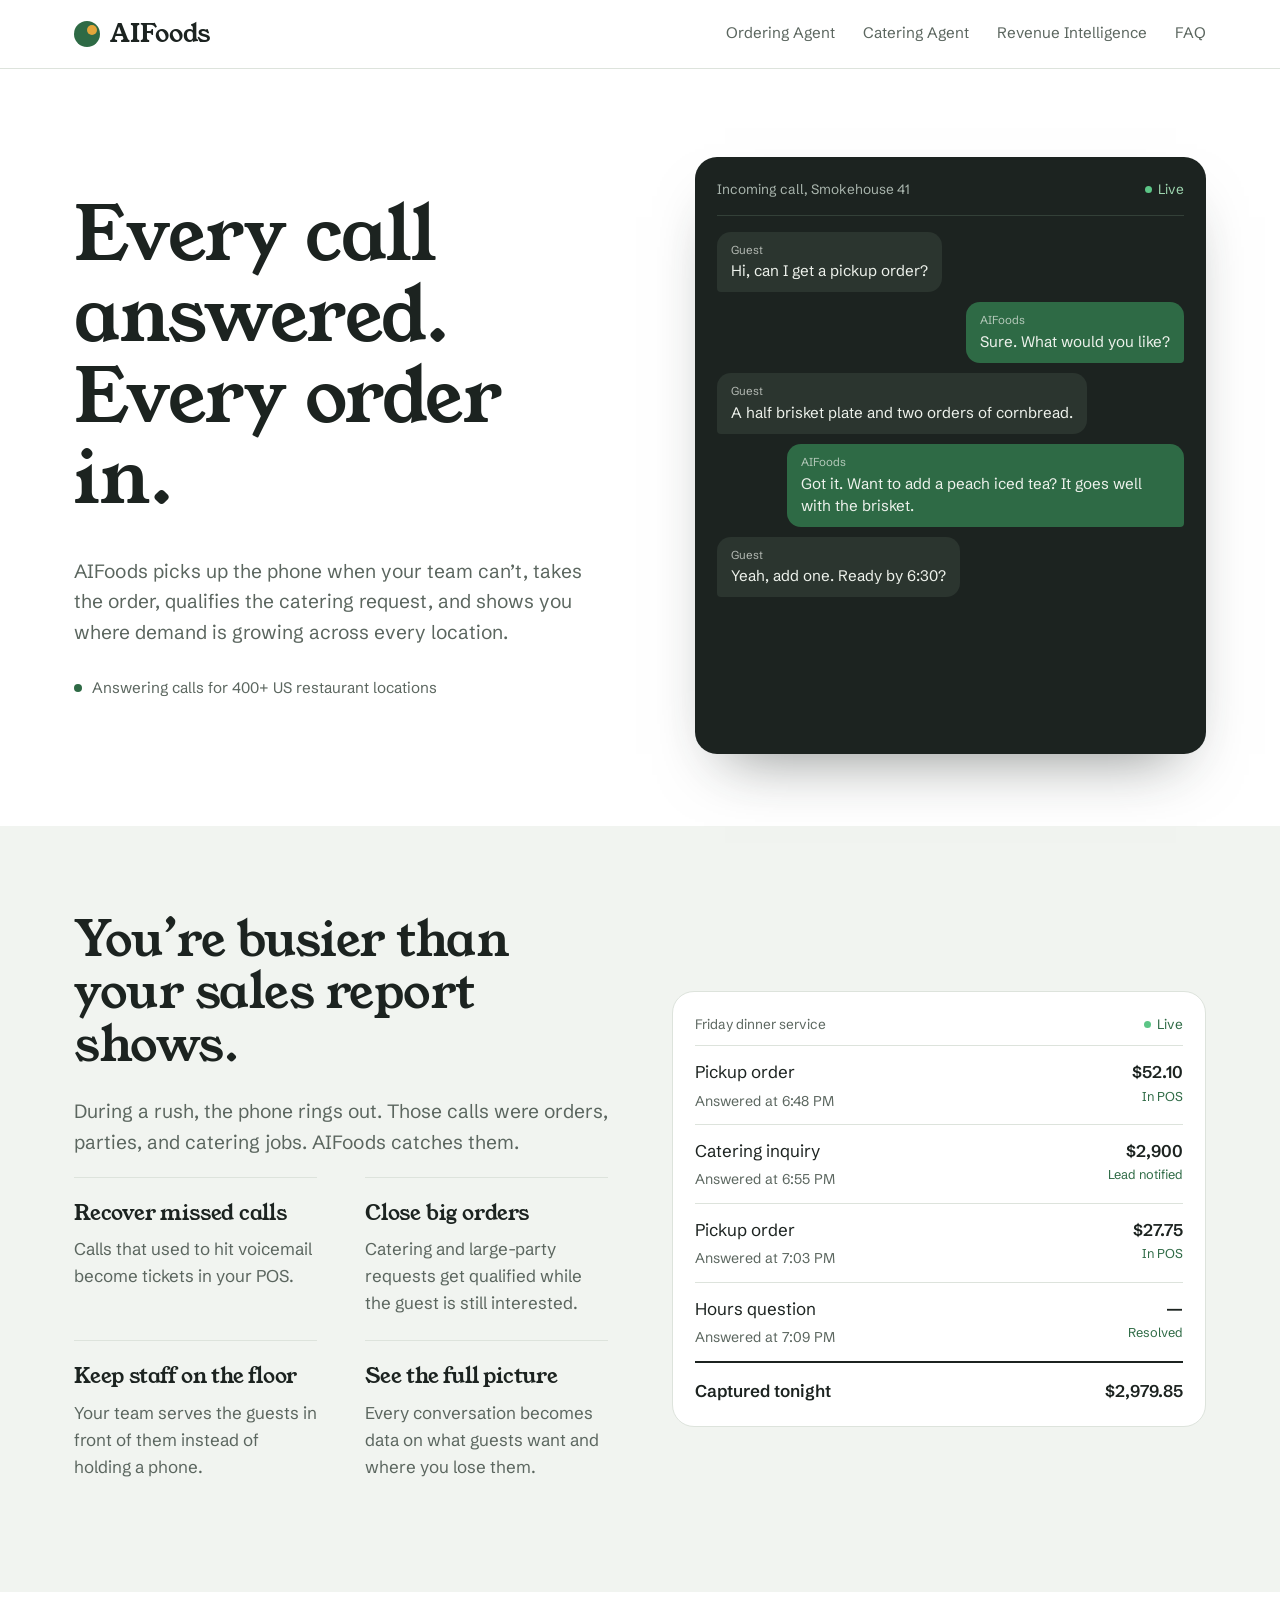
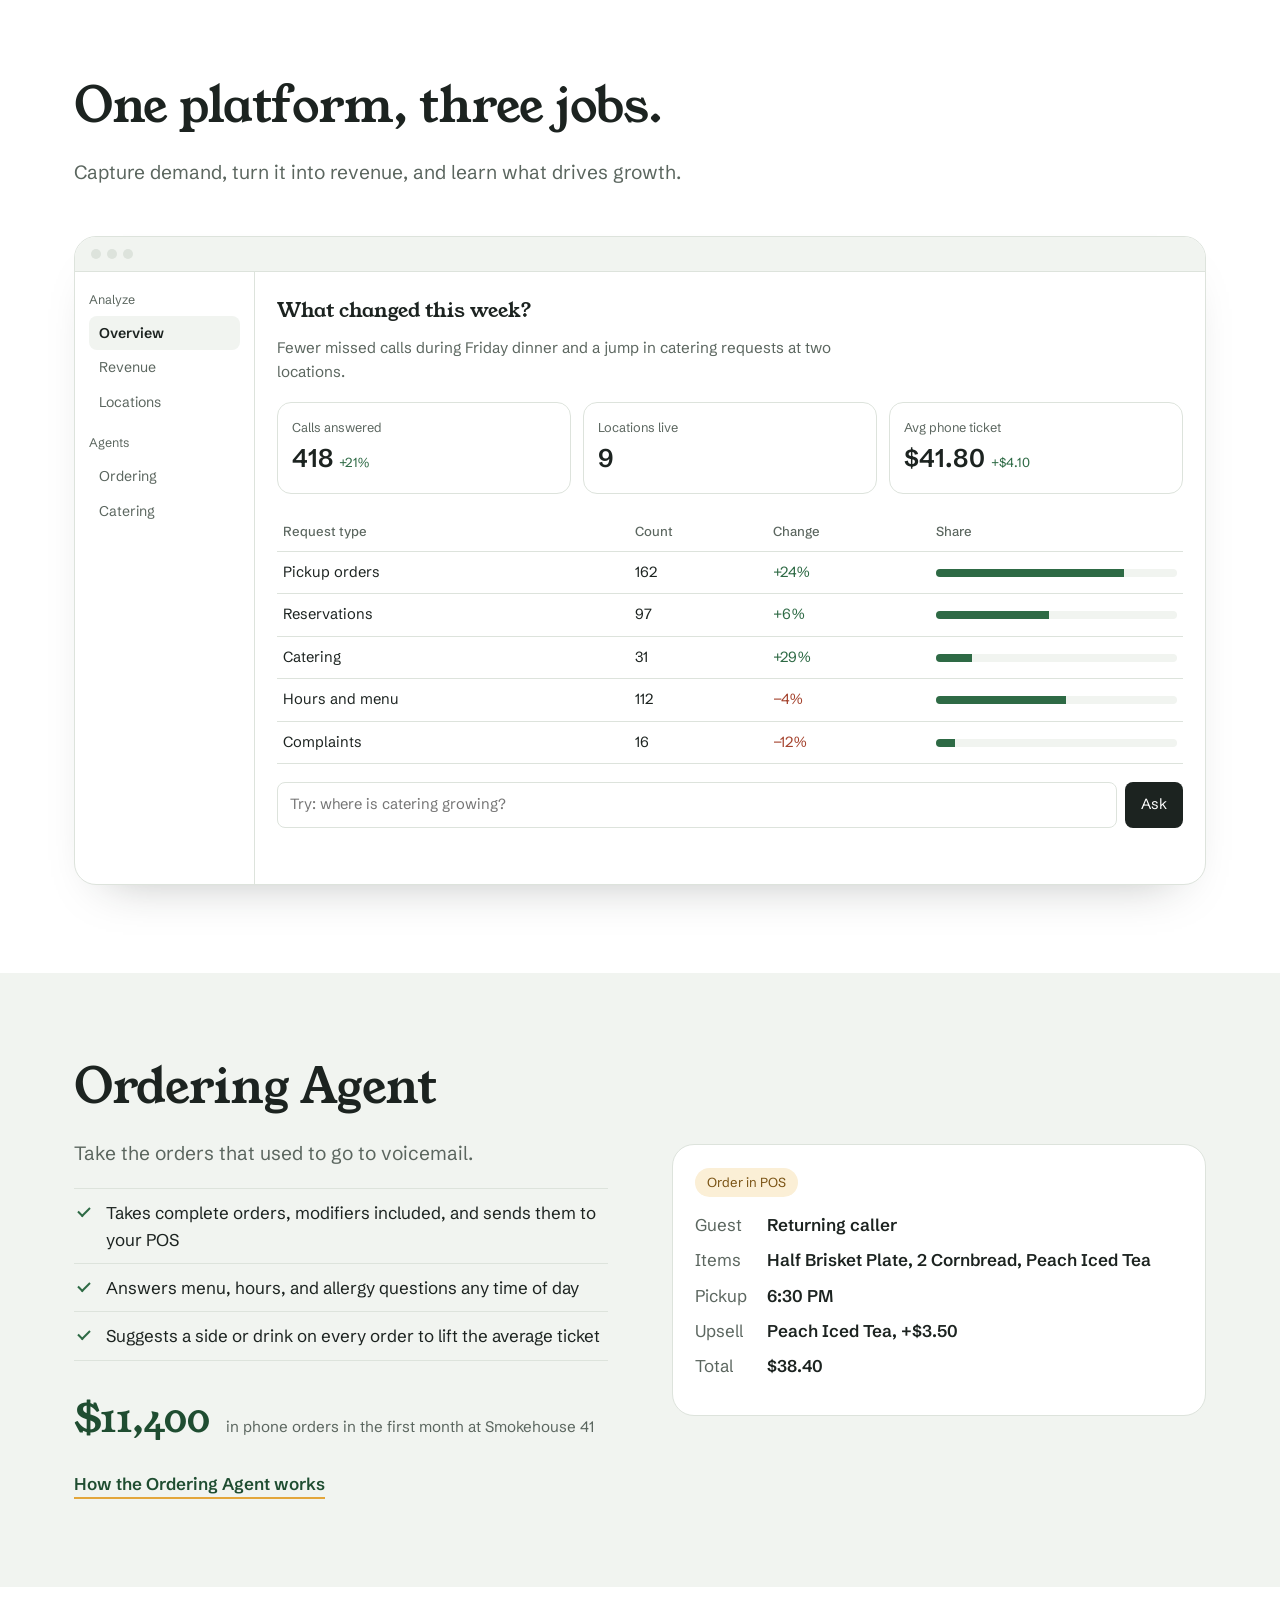
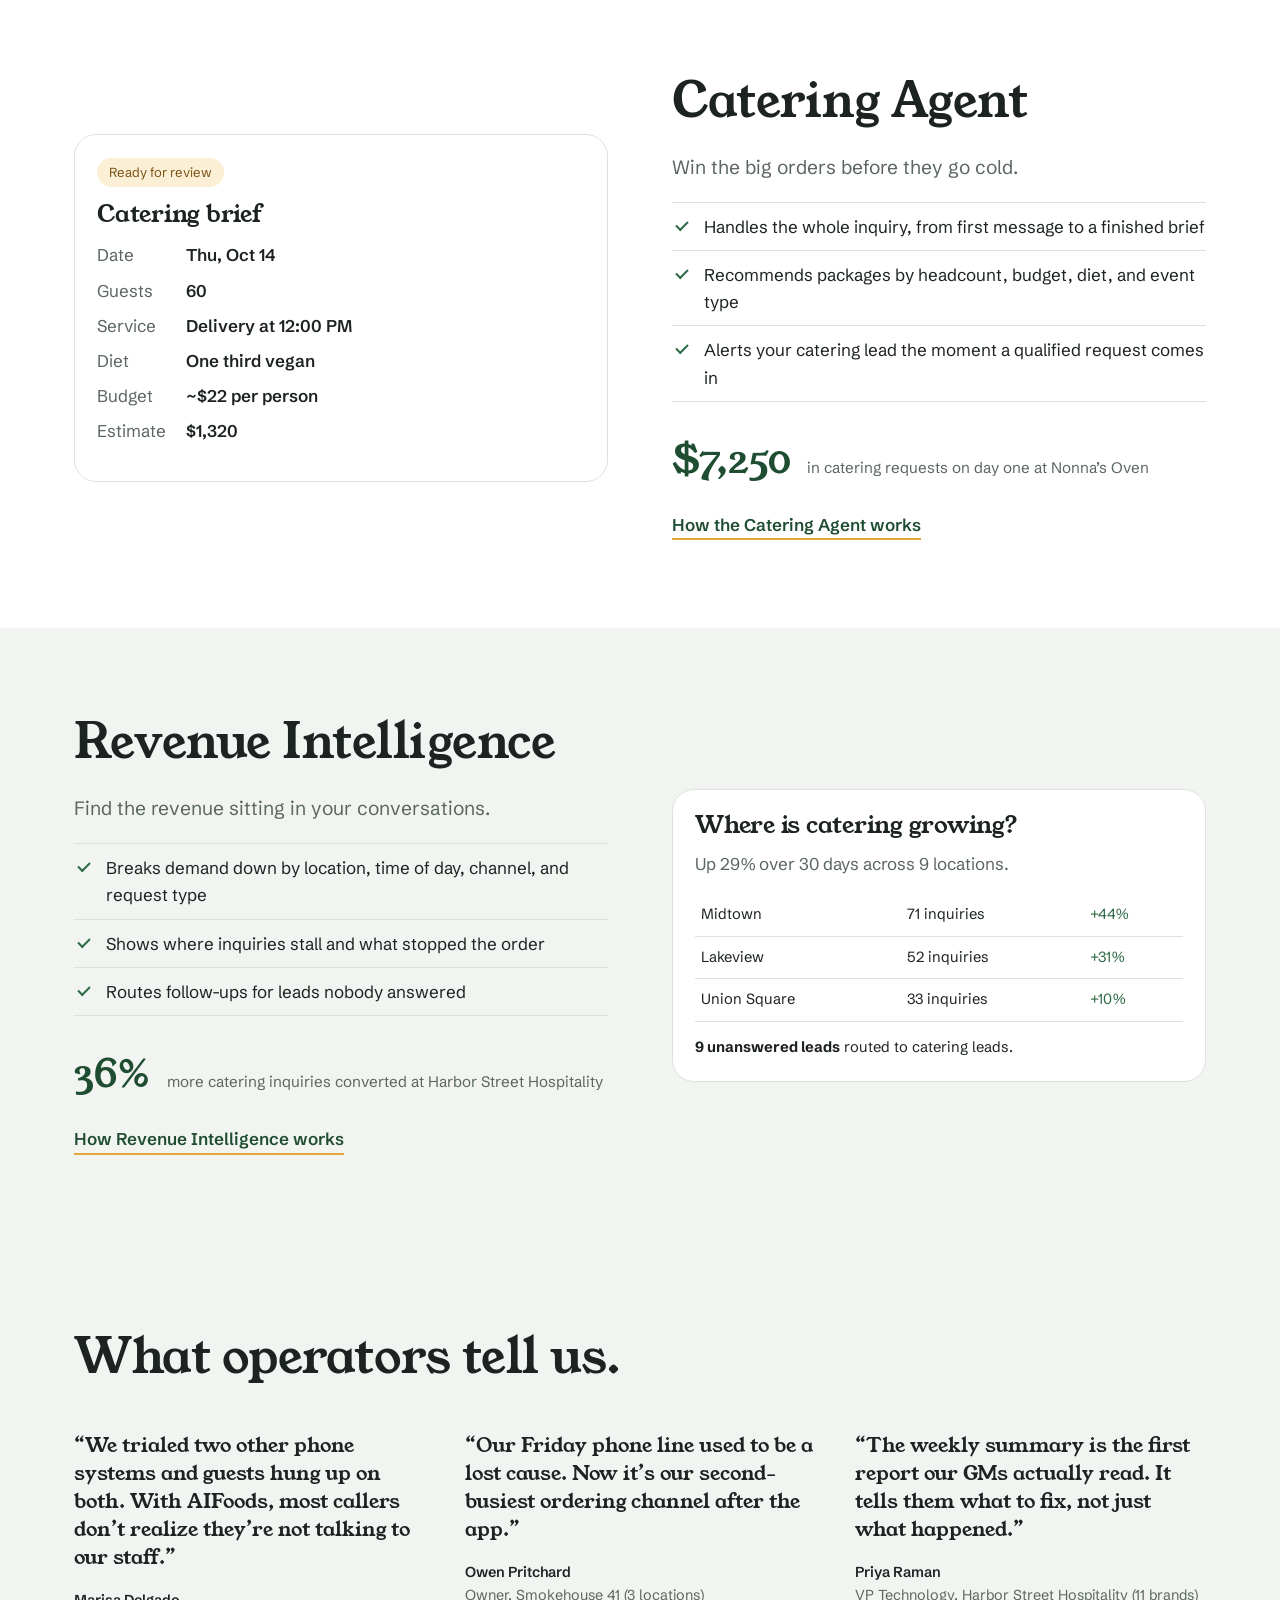
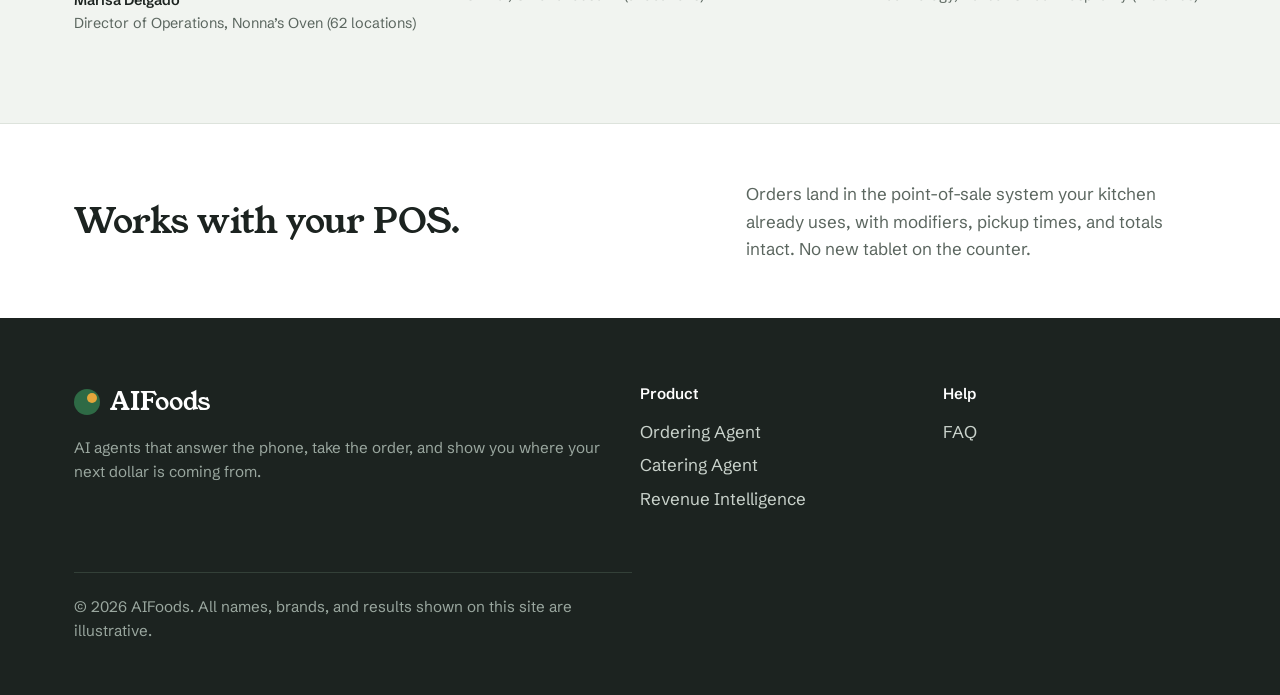
<file: index.html>
<!doctype html>
<html lang="en">
<head>
<meta charset="utf-8">
<meta name="viewport" content="width=device-width, initial-scale=1">
<title>AIFoods | AI agents for restaurant revenue</title>
<meta name="description" content="AIFoods answers restaurant calls, takes orders into your POS, qualifies catering, and shows where revenue is growing.">
<link rel="icon" href="data:image/svg+xml,<svg xmlns=%22http://www.w3.org/2000/svg%22 viewBox=%220 0 32 32%22><circle cx=%2216%22 cy=%2216%22 r=%2215%22 fill=%22%232E6A45%22/><circle cx=%2222%22 cy=%2210%22 r=%225%22 fill=%22%23E3A63B%22/></svg>">
<link rel="preconnect" href="https://fonts.googleapis.com">
<link rel="preconnect" href="https://fonts.gstatic.com" crossorigin>
<link href="https://fonts.googleapis.com/css2?family=Schibsted+Grotesk:wght@400;500;600&family=Young+Serif&display=swap" rel="stylesheet">
<link rel="stylesheet" href="css/styles.css">
</head>
<body>
<header class="site-header">
  <div class="wrap">
    <a class="logo" href="index.html"><span class="logo-mark" aria-hidden="true"></span>AIFoods</a>
    <button class="nav-toggle" aria-expanded="false" aria-controls="nav">Menu</button>
    <nav class="nav" id="nav" aria-label="Main">
      <a href="ordering-agent.html">Ordering Agent</a>
      <a href="catering-agent.html">Catering Agent</a>
      <a href="revenue-intelligence.html">Revenue Intelligence</a>
      <a href="faq.html">FAQ</a>
    </nav>
  </div>
</header>
<main>
<section class="hero">
  <div class="wrap">
    <div>
      <h1>Every call answered. Every order in.</h1>
      <p class="lede">AIFoods picks up the phone when your team can&rsquo;t, takes the order, qualifies the catering request, and shows you where demand is growing across every location.</p>
      <p class="hero-note">Answering calls for 400+ US restaurant locations</p>
    </div>
    <div class="call" data-play aria-label="Example phone order handled by AIFoods">
  <div class="call-top"><span>Incoming call, Smokehouse 41</span><span class="live">Live</span></div>
  <ol class="transcript">
    <li class="guest"><span class="who">Guest</span>Hi, can I get a pickup order?</li>
    <li class="agent"><span class="who">AIFoods</span>Sure. What would you like?</li>
    <li class="guest"><span class="who">Guest</span>A half brisket plate and two orders of cornbread.</li>
    <li class="agent"><span class="who">AIFoods</span>Got it. Want to add a peach iced tea? It goes well with the brisket.</li>
    <li class="guest"><span class="who">Guest</span>Yeah, add one. Ready by 6:30?</li>
  </ol>
  <div class="receipt"><strong>Sent to POS for 6:30 PM pickup</strong>1 Half Brisket Plate, 2 Cornbread, 1 Peach Iced Tea<div class="total"><span>Total</span><span>$38.40</span></div></div>
</div>
  </div>
</section>

<section class="band">
  <div class="wrap split">
    <div>
      <h2>You&rsquo;re busier than your sales report shows.</h2>
      <p class="lede">During a rush, the phone rings out. Those calls were orders, parties, and catering jobs. AIFoods catches them.</p>
      <div class="gains">
        <div><h3>Recover missed calls</h3><p>Calls that used to hit voicemail become tickets in your POS.</p></div>
        <div><h3>Close big orders</h3><p>Catering and large-party requests get qualified while the guest is still interested.</p></div>
        <div><h3>Keep staff on the floor</h3><p>Your team serves the guests in front of them instead of holding a phone.</p></div>
        <div><h3>See the full picture</h3><p>Every conversation becomes data on what guests want and where you lose them.</p></div>
      </div>
    </div>
    <div class="ledger" aria-label="Example evening of recovered calls">
  <div class="ledger-head"><span>Friday dinner service</span><span class="live" style="color:var(--basil)">Live</span></div>
  <div class="ledger-row"><span>Pickup order</span><small>Answered at 6:48 PM</small><span class="amt">$52.10<em>In POS</em></span></div>
  <div class="ledger-row"><span>Catering inquiry</span><small>Answered at 6:55 PM</small><span class="amt">$2,900<em>Lead notified</em></span></div>
  <div class="ledger-row"><span>Pickup order</span><small>Answered at 7:03 PM</small><span class="amt">$27.75<em>In POS</em></span></div>
  <div class="ledger-row"><span>Hours question</span><small>Answered at 7:09 PM</small><span class="amt">&mdash;<em>Resolved</em></span></div>
  <div class="ledger-foot"><span>Captured tonight</span><span>$2,979.85</span></div>
</div>
  </div>
</section>

<section>
  <div class="wrap">
    <div class="section-head">
      <h2>One platform, three jobs.</h2>
      <p class="lede">Capture demand, turn it into revenue, and learn what drives growth.</p>
    </div>
    <div class="dash" aria-label="Example Revenue Intelligence dashboard">
  <div class="dash-bar"><i></i><i></i><i></i></div>
  <div class="dash-body">
    <div class="dash-side">
      <p>Analyze</p>
      <a class="on" href="revenue-intelligence.html">Overview</a>
      <a href="revenue-intelligence.html">Revenue</a>
      <a href="revenue-intelligence.html">Locations</a>
      <p style="margin-top:14px">Agents</p>
      <a href="ordering-agent.html">Ordering</a>
      <a href="catering-agent.html">Catering</a>
    </div>
    <div class="dash-main">
      <div class="ask">What changed this week?</div>
      <p style="color:var(--muted);font-size:.95rem;margin:0">Fewer missed calls during Friday dinner and a jump in catering requests at two locations.</p>
      <div class="kpis">
        <div class="kpi"><small>Calls answered</small><b>418</b><em>+21%</em></div>
        <div class="kpi"><small>Locations live</small><b>9</b></div>
        <div class="kpi"><small>Avg phone ticket</small><b>$41.80</b><em>+$4.10</em></div>
      </div>
      <table>
        <thead><tr><th>Request type</th><th>Count</th><th>Change</th><th>Share</th></tr></thead>
        <tbody>
          <tr><td>Pickup orders</td><td>162</td><td class="up">+24%</td><td><div class="bar"><span style="width:78%"></span></div></td></tr>
          <tr><td>Reservations</td><td>97</td><td class="up">+6%</td><td><div class="bar"><span style="width:47%"></span></div></td></tr>
          <tr><td>Catering</td><td>31</td><td class="up">+29%</td><td><div class="bar"><span style="width:15%"></span></div></td></tr>
          <tr><td>Hours and menu</td><td>112</td><td class="down">&minus;4%</td><td><div class="bar"><span style="width:54%"></span></div></td></tr>
          <tr><td>Complaints</td><td>16</td><td class="down">&minus;12%</td><td><div class="bar"><span style="width:8%"></span></div></td></tr>
        </tbody>
      </table>
      <form class="ask-input" data-ask>
        <label for="q-home" class="sr" style="position:absolute;left:-9999px">Ask a question</label>
        <input id="q-home" type="text" placeholder="Try: where is catering growing?">
        <button type="submit">Ask</button>
      </form>
      <div class="ask-answer" aria-live="polite"></div>
    </div>
  </div>
</div>
  </div>
</section>

<section class="band">
  <div class="wrap split">
    <div>
      <h2>Ordering Agent</h2>
      <p class="lede">Take the orders that used to go to voicemail.</p>
      <ul class="checks">
        <li>Takes complete orders, modifiers included, and sends them to your POS</li>
        <li>Answers menu, hours, and allergy questions any time of day</li>
        <li>Suggests a side or drink on every order to lift the average ticket</li>
      </ul>
      <div class="proof"><b>$11,400</b><span>in phone orders in the first month at Smokehouse 41</span></div>
      <a class="more" href="ordering-agent.html">How the Ordering Agent works</a>
    </div>
    <div class="brief">
      <span class="status">Order in POS</span>
      <dl><dt>Guest</dt><dd>Returning caller</dd><dt>Items</dt><dd>Half Brisket Plate, 2 Cornbread, Peach Iced Tea</dd><dt>Pickup</dt><dd>6:30 PM</dd><dt>Upsell</dt><dd>Peach Iced Tea, +$3.50</dd><dt>Total</dt><dd>$38.40</dd></dl>
    </div>
  </div>
</section>

<section>
  <div class="wrap split flip">
    <div>
      <h2>Catering Agent</h2>
      <p class="lede">Win the big orders before they go cold.</p>
      <ul class="checks">
        <li>Handles the whole inquiry, from first message to a finished brief</li>
        <li>Recommends packages by headcount, budget, diet, and event type</li>
        <li>Alerts your catering lead the moment a qualified request comes in</li>
      </ul>
      <div class="proof"><b>$7,250</b><span>in catering requests on day one at Nonna&rsquo;s Oven</span></div>
      <a class="more" href="catering-agent.html">How the Catering Agent works</a>
    </div>
    <div class="brief">
      <span class="status">Ready for review</span>
      <h3 style="margin-top:14px">Catering brief</h3>
      <dl><dt>Date</dt><dd>Thu, Oct 14</dd><dt>Guests</dt><dd>60</dd><dt>Service</dt><dd>Delivery at 12:00 PM</dd><dt>Diet</dt><dd>One third vegan</dd><dt>Budget</dt><dd>~$22 per person</dd><dt>Estimate</dt><dd>$1,320</dd></dl>
    </div>
  </div>
</section>

<section class="band">
  <div class="wrap split">
    <div>
      <h2>Revenue Intelligence</h2>
      <p class="lede">Find the revenue sitting in your conversations.</p>
      <ul class="checks">
        <li>Breaks demand down by location, time of day, channel, and request type</li>
        <li>Shows where inquiries stall and what stopped the order</li>
        <li>Routes follow-ups for leads nobody answered</li>
      </ul>
      <div class="proof"><b>36%</b><span>more catering inquiries converted at Harbor Street Hospitality</span></div>
      <a class="more" href="revenue-intelligence.html">How Revenue Intelligence works</a>
    </div>
    <div class="brief">
      <h3>Where is catering growing?</h3>
      <p style="color:var(--muted)">Up 29% over 30 days across 9 locations.</p>
      <table>
        <tbody>
          <tr><td>Midtown</td><td>71 inquiries</td><td class="up">+44%</td></tr>
          <tr><td>Lakeview</td><td>52 inquiries</td><td class="up">+31%</td></tr>
          <tr><td>Union Square</td><td>33 inquiries</td><td class="up">+10%</td></tr>
        </tbody>
      </table>
      <p style="margin:14px 0 0;font-size:.92rem"><b>9 unanswered leads</b> routed to catering leads.</p>
    </div>
  </div>
</section>

<section class="band">
  <div class="wrap">
    <div class="section-head"><h2>What operators tell us.</h2></div>
    <div class="quotes">
      <blockquote><p>&ldquo;We trialed two other phone systems and guests hung up on both. With AIFoods, most callers don&rsquo;t realize they&rsquo;re not talking to our staff.&rdquo;</p><footer><b>Marisa Delgado</b>Director of Operations, Nonna&rsquo;s Oven (62 locations)</footer></blockquote>
      <blockquote><p>&ldquo;Our Friday phone line used to be a lost cause. Now it&rsquo;s our second-busiest ordering channel after the app.&rdquo;</p><footer><b>Owen Pritchard</b>Owner, Smokehouse 41 (3 locations)</footer></blockquote>
      <blockquote><p>&ldquo;The weekly summary is the first report our GMs actually read. It tells them what to fix, not just what happened.&rdquo;</p><footer><b>Priya Raman</b>VP Technology, Harbor Street Hospitality (11 brands)</footer></blockquote>
    </div>
  </div>
</section>

<section class="pos">
  <div class="wrap">
    <h2>Works with your POS.</h2>
    <p>Orders land in the point-of-sale system your kitchen already uses, with modifiers, pickup times, and totals intact. No new tablet on the counter.</p>
  </div>
</section>
</main>
<footer class="site-footer">
  <div class="wrap">
    <div>
      <a class="logo" href="index.html"><span class="logo-mark" aria-hidden="true"></span>AIFoods</a>
      <p>AI agents that answer the phone, take the order, and show you where your next dollar is coming from.</p>
    </div>
    <div>
      <h4>Product</h4>
      <ul>
        <li><a href="ordering-agent.html">Ordering Agent</a></li>
        <li><a href="catering-agent.html">Catering Agent</a></li>
        <li><a href="revenue-intelligence.html">Revenue Intelligence</a></li>
      </ul>
    </div>
    <div>
      <h4>Help</h4>
      <ul>
        <li><a href="faq.html">FAQ</a></li>
      </ul>
    </div>
    <p class="copy">&copy; 2026 AIFoods. All names, brands, and results shown on this site are illustrative.</p>
  </div>
</footer>
<script src="js/main.js"></script>
</body>
</html>
</file>
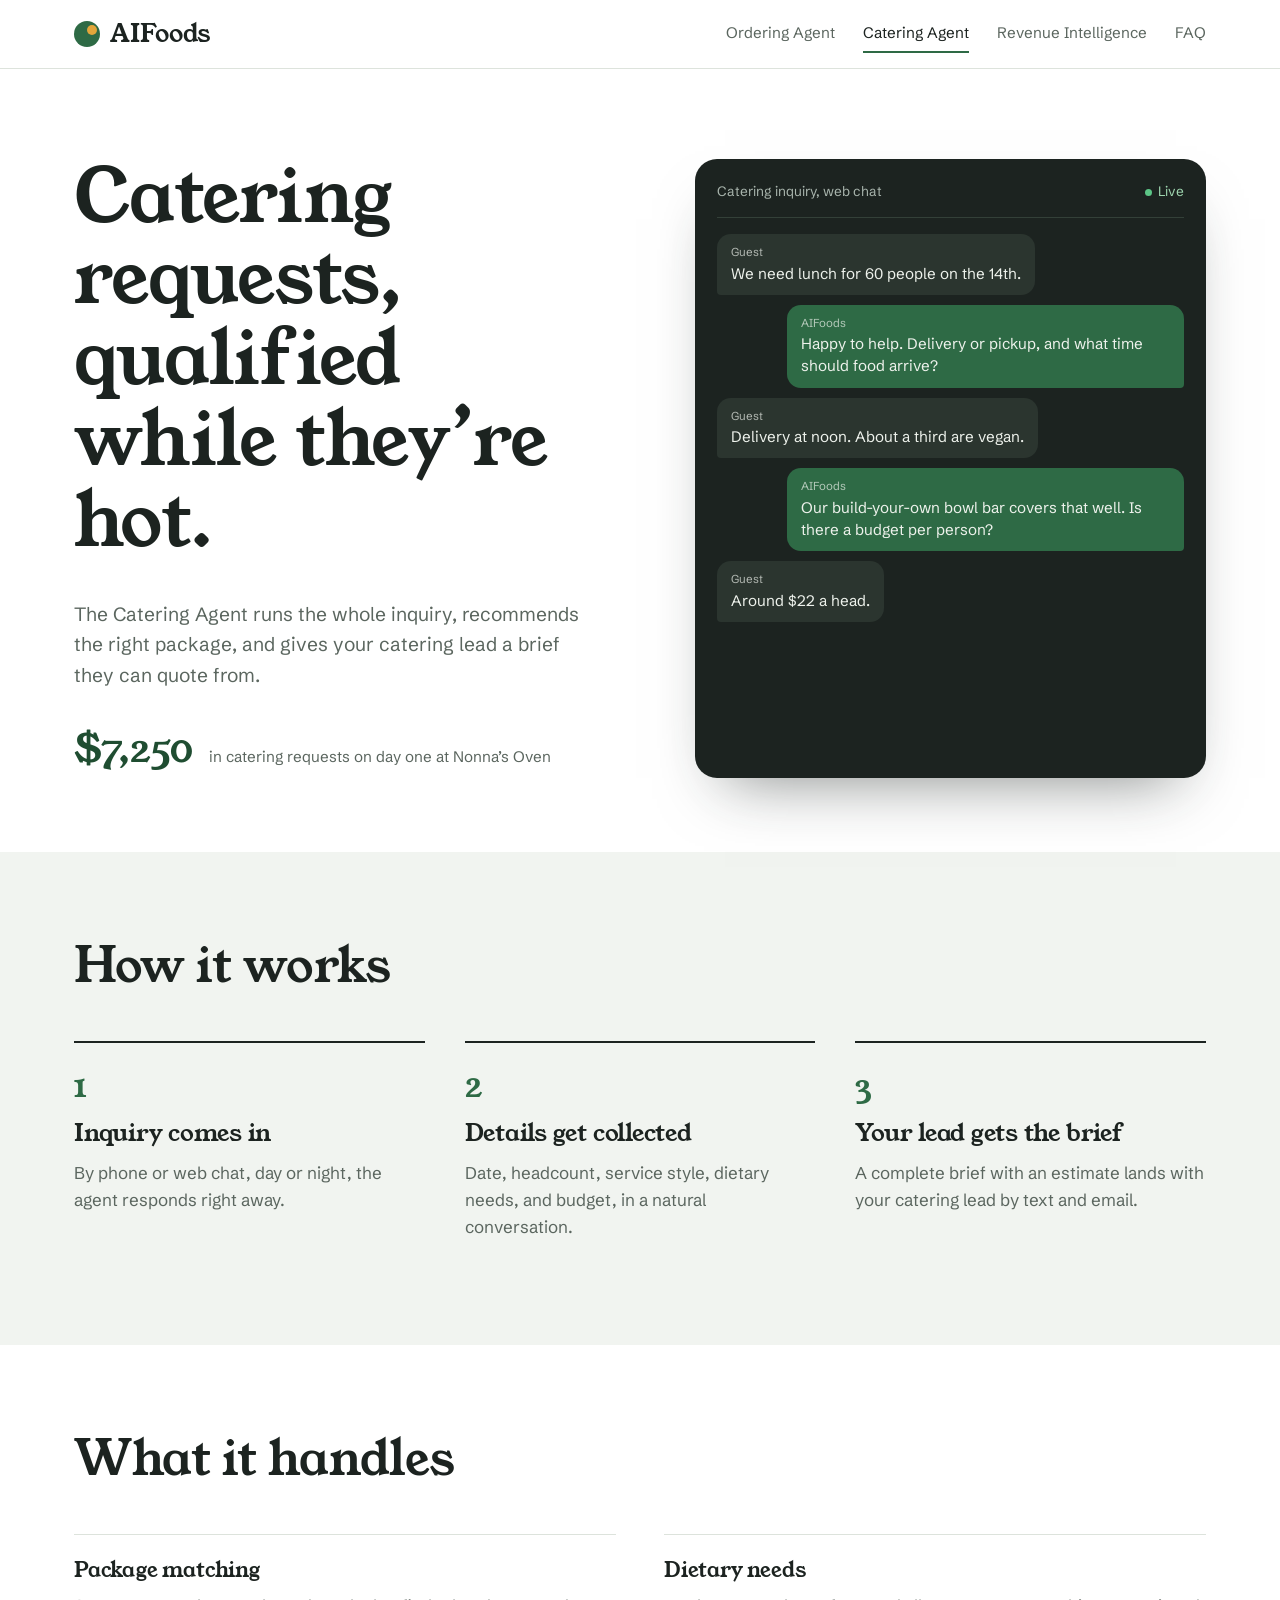
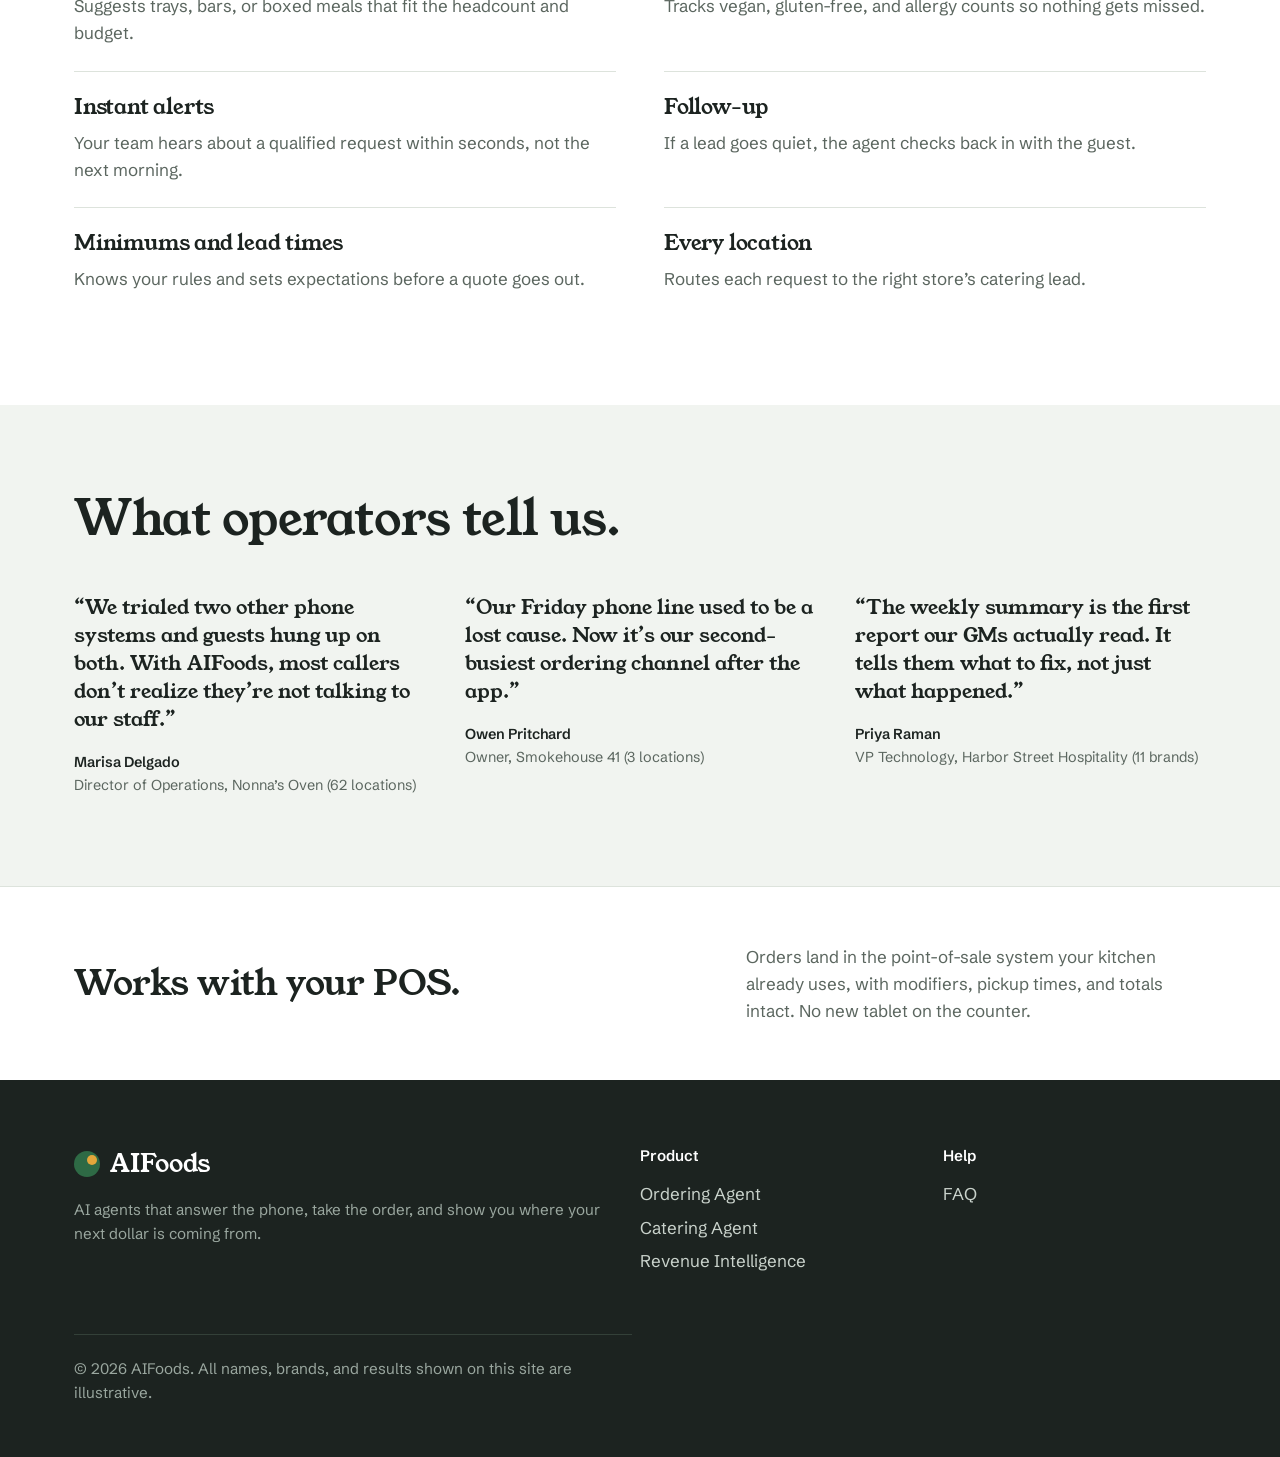
<file: catering-agent.html>
<!doctype html>
<html lang="en">
<head>
<meta charset="utf-8">
<meta name="viewport" content="width=device-width, initial-scale=1">
<title>Catering Agent | AIFoods</title>
<meta name="description" content="Qualify catering and large-order requests and hand your team a ready-to-quote brief.">
<link rel="icon" href="data:image/svg+xml,<svg xmlns=%22http://www.w3.org/2000/svg%22 viewBox=%220 0 32 32%22><circle cx=%2216%22 cy=%2216%22 r=%2215%22 fill=%22%232E6A45%22/><circle cx=%2222%22 cy=%2210%22 r=%225%22 fill=%22%23E3A63B%22/></svg>">
<link rel="preconnect" href="https://fonts.googleapis.com">
<link rel="preconnect" href="https://fonts.gstatic.com" crossorigin>
<link href="https://fonts.googleapis.com/css2?family=Schibsted+Grotesk:wght@400;500;600&family=Young+Serif&display=swap" rel="stylesheet">
<link rel="stylesheet" href="css/styles.css">
</head>
<body>
<header class="site-header">
  <div class="wrap">
    <a class="logo" href="index.html"><span class="logo-mark" aria-hidden="true"></span>AIFoods</a>
    <button class="nav-toggle" aria-expanded="false" aria-controls="nav">Menu</button>
    <nav class="nav" id="nav" aria-label="Main">
      <a href="ordering-agent.html">Ordering Agent</a>
      <a href="catering-agent.html" aria-current="page">Catering Agent</a>
      <a href="revenue-intelligence.html">Revenue Intelligence</a>
      <a href="faq.html">FAQ</a>
    </nav>
  </div>
</header>
<main>
<section class="hero">
  <div class="wrap">
    <div>
      <h1>Catering requests, qualified while they&rsquo;re hot.</h1>
      <p class="lede">The Catering Agent runs the whole inquiry, recommends the right package, and gives your catering lead a brief they can quote from.</p>
      <div class="proof" style="margin-top:28px"><b>$7,250</b><span>in catering requests on day one at Nonna&rsquo;s Oven</span></div>
    </div>
    <div class="call" data-play aria-label="Example catering inquiry handled by AIFoods">
  <div class="call-top"><span>Catering inquiry, web chat</span><span class="live">Live</span></div>
  <ol class="transcript">
    <li class="guest"><span class="who">Guest</span>We need lunch for 60 people on the 14th.</li>
    <li class="agent"><span class="who">AIFoods</span>Happy to help. Delivery or pickup, and what time should food arrive?</li>
    <li class="guest"><span class="who">Guest</span>Delivery at noon. About a third are vegan.</li>
    <li class="agent"><span class="who">AIFoods</span>Our build-your-own bowl bar covers that well. Is there a budget per person?</li>
    <li class="guest"><span class="who">Guest</span>Around $22 a head.</li>
  </ol>
  <div class="receipt"><strong>Brief sent to catering lead</strong>60 guests, noon delivery, one third vegan, bowl bar<div class="total"><span>Estimated value</span><span>$1,320</span></div></div>
</div>
  </div>
</section>
<section class="band">
  <div class="wrap">
    <div class="section-head"><h2>How it works</h2></div>
    <ol class="steps"><li><h3>Inquiry comes in</h3><p>By phone or web chat, day or night, the agent responds right away.</p></li><li><h3>Details get collected</h3><p>Date, headcount, service style, dietary needs, and budget, in a natural conversation.</p></li><li><h3>Your lead gets the brief</h3><p>A complete brief with an estimate lands with your catering lead by text and email.</p></li></ol>
  </div>
</section>
<section>
  <div class="wrap">
    <div class="section-head"><h2>What it handles</h2></div>
    <div class="gains"><div><h3>Package matching</h3><p>Suggests trays, bars, or boxed meals that fit the headcount and budget.</p></div><div><h3>Dietary needs</h3><p>Tracks vegan, gluten-free, and allergy counts so nothing gets missed.</p></div><div><h3>Instant alerts</h3><p>Your team hears about a qualified request within seconds, not the next morning.</p></div><div><h3>Follow-up</h3><p>If a lead goes quiet, the agent checks back in with the guest.</p></div><div><h3>Minimums and lead times</h3><p>Knows your rules and sets expectations before a quote goes out.</p></div><div><h3>Every location</h3><p>Routes each request to the right store&rsquo;s catering lead.</p></div></div>
  </div>
</section>
<section class="band">
  <div class="wrap">
    <div class="section-head"><h2>What operators tell us.</h2></div>
    <div class="quotes">
      <blockquote><p>&ldquo;We trialed two other phone systems and guests hung up on both. With AIFoods, most callers don&rsquo;t realize they&rsquo;re not talking to our staff.&rdquo;</p><footer><b>Marisa Delgado</b>Director of Operations, Nonna&rsquo;s Oven (62 locations)</footer></blockquote>
      <blockquote><p>&ldquo;Our Friday phone line used to be a lost cause. Now it&rsquo;s our second-busiest ordering channel after the app.&rdquo;</p><footer><b>Owen Pritchard</b>Owner, Smokehouse 41 (3 locations)</footer></blockquote>
      <blockquote><p>&ldquo;The weekly summary is the first report our GMs actually read. It tells them what to fix, not just what happened.&rdquo;</p><footer><b>Priya Raman</b>VP Technology, Harbor Street Hospitality (11 brands)</footer></blockquote>
    </div>
  </div>
</section>
<section class="pos">
  <div class="wrap">
    <h2>Works with your POS.</h2>
    <p>Orders land in the point-of-sale system your kitchen already uses, with modifiers, pickup times, and totals intact. No new tablet on the counter.</p>
  </div>
</section>
</main>
<footer class="site-footer">
  <div class="wrap">
    <div>
      <a class="logo" href="index.html"><span class="logo-mark" aria-hidden="true"></span>AIFoods</a>
      <p>AI agents that answer the phone, take the order, and show you where your next dollar is coming from.</p>
    </div>
    <div>
      <h4>Product</h4>
      <ul>
        <li><a href="ordering-agent.html">Ordering Agent</a></li>
        <li><a href="catering-agent.html">Catering Agent</a></li>
        <li><a href="revenue-intelligence.html">Revenue Intelligence</a></li>
      </ul>
    </div>
    <div>
      <h4>Help</h4>
      <ul>
        <li><a href="faq.html">FAQ</a></li>
      </ul>
    </div>
    <p class="copy">&copy; 2026 AIFoods. All names, brands, and results shown on this site are illustrative.</p>
  </div>
</footer>
<script src="js/main.js"></script>
</body>
</html>
</file>
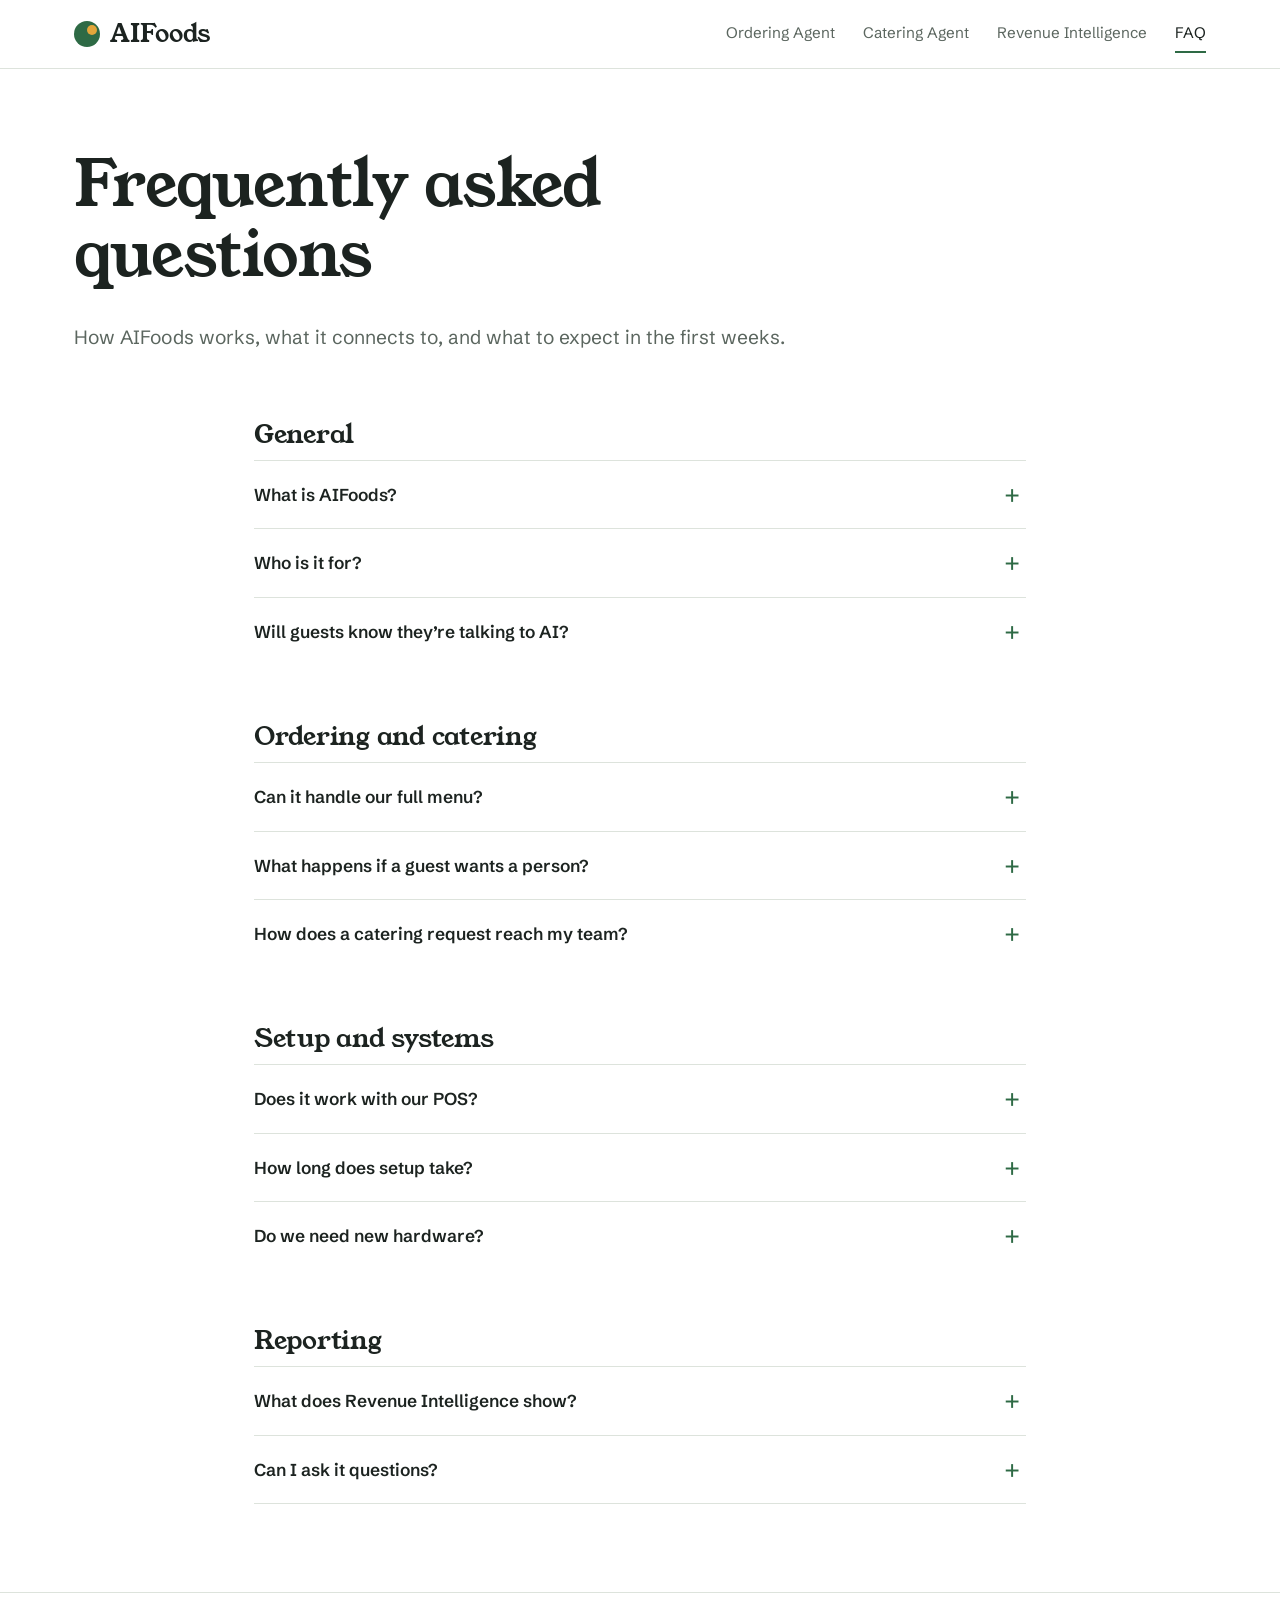
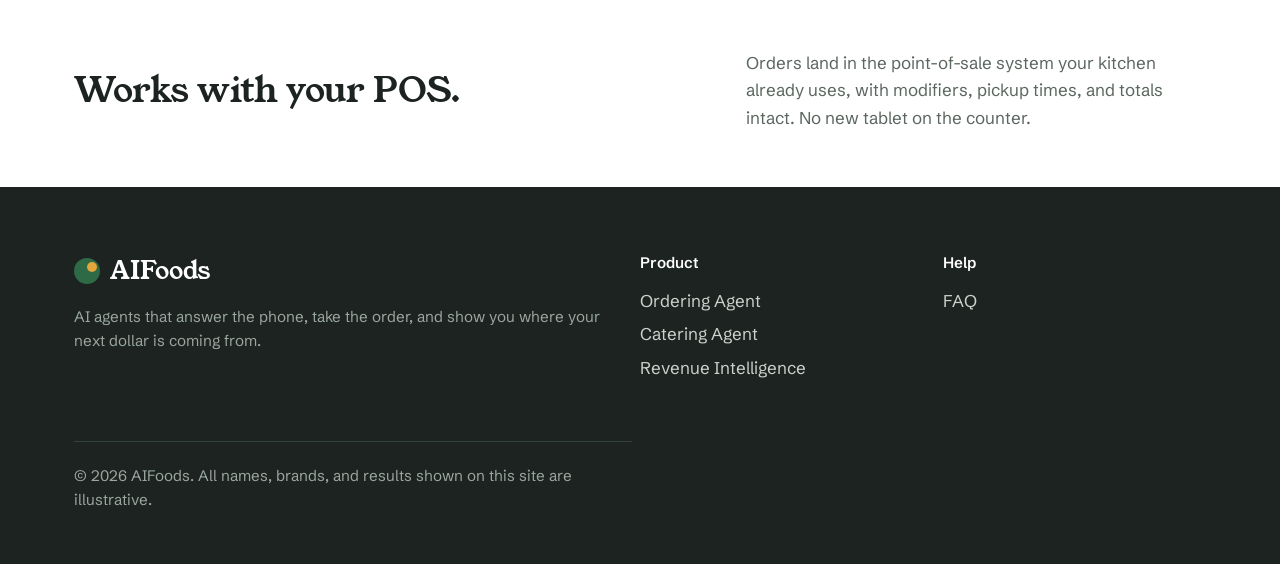
<file: faq.html>
<!doctype html>
<html lang="en">
<head>
<meta charset="utf-8">
<meta name="viewport" content="width=device-width, initial-scale=1">
<title>FAQ | AIFoods</title>
<meta name="description" content="Answers to common questions about AIFoods.">
<link rel="icon" href="data:image/svg+xml,<svg xmlns=%22http://www.w3.org/2000/svg%22 viewBox=%220 0 32 32%22><circle cx=%2216%22 cy=%2216%22 r=%2215%22 fill=%22%232E6A45%22/><circle cx=%2222%22 cy=%2210%22 r=%225%22 fill=%22%23E3A63B%22/></svg>">
<link rel="preconnect" href="https://fonts.googleapis.com">
<link rel="preconnect" href="https://fonts.gstatic.com" crossorigin>
<link href="https://fonts.googleapis.com/css2?family=Schibsted+Grotesk:wght@400;500;600&family=Young+Serif&display=swap" rel="stylesheet">
<link rel="stylesheet" href="css/styles.css">
</head>
<body>
<header class="site-header">
  <div class="wrap">
    <a class="logo" href="index.html"><span class="logo-mark" aria-hidden="true"></span>AIFoods</a>
    <button class="nav-toggle" aria-expanded="false" aria-controls="nav">Menu</button>
    <nav class="nav" id="nav" aria-label="Main">
      <a href="ordering-agent.html">Ordering Agent</a>
      <a href="catering-agent.html">Catering Agent</a>
      <a href="revenue-intelligence.html">Revenue Intelligence</a>
      <a href="faq.html" aria-current="page">FAQ</a>
    </nav>
  </div>
</header>
<main>
<section class="page-hero">
  <div class="wrap">
    <h1>Frequently asked questions</h1>
    <p class="lede">How AIFoods works, what it connects to, and what to expect in the first weeks.</p>
  </div>
</section>
<section style="padding-top:0">
  <div class="wrap faq">
    <h2>General</h2>
    <details><summary>What is AIFoods?</summary><p>AIFoods is a set of AI agents for restaurants. They answer calls, take orders, qualify catering requests, and turn every conversation into reporting on where revenue is growing.</p></details>
    <details><summary>Who is it for?</summary><p>Independent restaurants and multi-location groups in the US that get more phone and catering demand than their staff can answer during service.</p></details>
    <details><summary>Will guests know they&rsquo;re talking to AI?</summary><p>The agent sounds natural and uses your restaurant&rsquo;s greeting and tone. If a guest asks, it says it&rsquo;s an AI assistant and can transfer them to your team.</p></details>
    <h2>Ordering and catering</h2>
    <details><summary>Can it handle our full menu?</summary><p>Yes. It supports modifiers, combos, substitutions, and sold-out items, and updates when your menu changes.</p></details>
    <details><summary>What happens if a guest wants a person?</summary><p>The call is transferred to your team along with a short summary, so the guest doesn&rsquo;t repeat themselves.</p></details>
    <details><summary>How does a catering request reach my team?</summary><p>Once the agent has the date, headcount, service style, dietary needs, and budget, it sends a brief to your catering lead by text and email.</p></details>
    <h2>Setup and systems</h2>
    <details><summary>Does it work with our POS?</summary><p>Orders are sent to your existing point-of-sale system with items, modifiers, and pickup times, so the kitchen workflow stays the same.</p></details>
    <details><summary>How long does setup take?</summary><p>Most restaurants are taking live calls within two weeks. The main step is loading and checking your menu.</p></details>
    <details><summary>Do we need new hardware?</summary><p>No. AIFoods runs on your existing phone number and systems.</p></details>
    <h2>Reporting</h2>
    <details><summary>What does Revenue Intelligence show?</summary><p>Demand by location, time of day, channel, and request type, plus conversion rates, average order value, and where inquiries stall.</p></details>
    <details><summary>Can I ask it questions?</summary><p>Yes. Type a question like &ldquo;Where is catering growing?&rdquo; and it answers from your own data.</p></details>
  </div>
</section>
<section class="pos">
  <div class="wrap">
    <h2>Works with your POS.</h2>
    <p>Orders land in the point-of-sale system your kitchen already uses, with modifiers, pickup times, and totals intact. No new tablet on the counter.</p>
  </div>
</section>
</main>
<footer class="site-footer">
  <div class="wrap">
    <div>
      <a class="logo" href="index.html"><span class="logo-mark" aria-hidden="true"></span>AIFoods</a>
      <p>AI agents that answer the phone, take the order, and show you where your next dollar is coming from.</p>
    </div>
    <div>
      <h4>Product</h4>
      <ul>
        <li><a href="ordering-agent.html">Ordering Agent</a></li>
        <li><a href="catering-agent.html">Catering Agent</a></li>
        <li><a href="revenue-intelligence.html">Revenue Intelligence</a></li>
      </ul>
    </div>
    <div>
      <h4>Help</h4>
      <ul>
        <li><a href="faq.html">FAQ</a></li>
      </ul>
    </div>
    <p class="copy">&copy; 2026 AIFoods. All names, brands, and results shown on this site are illustrative.</p>
  </div>
</footer>
<script src="js/main.js"></script>
</body>
</html>
</file>
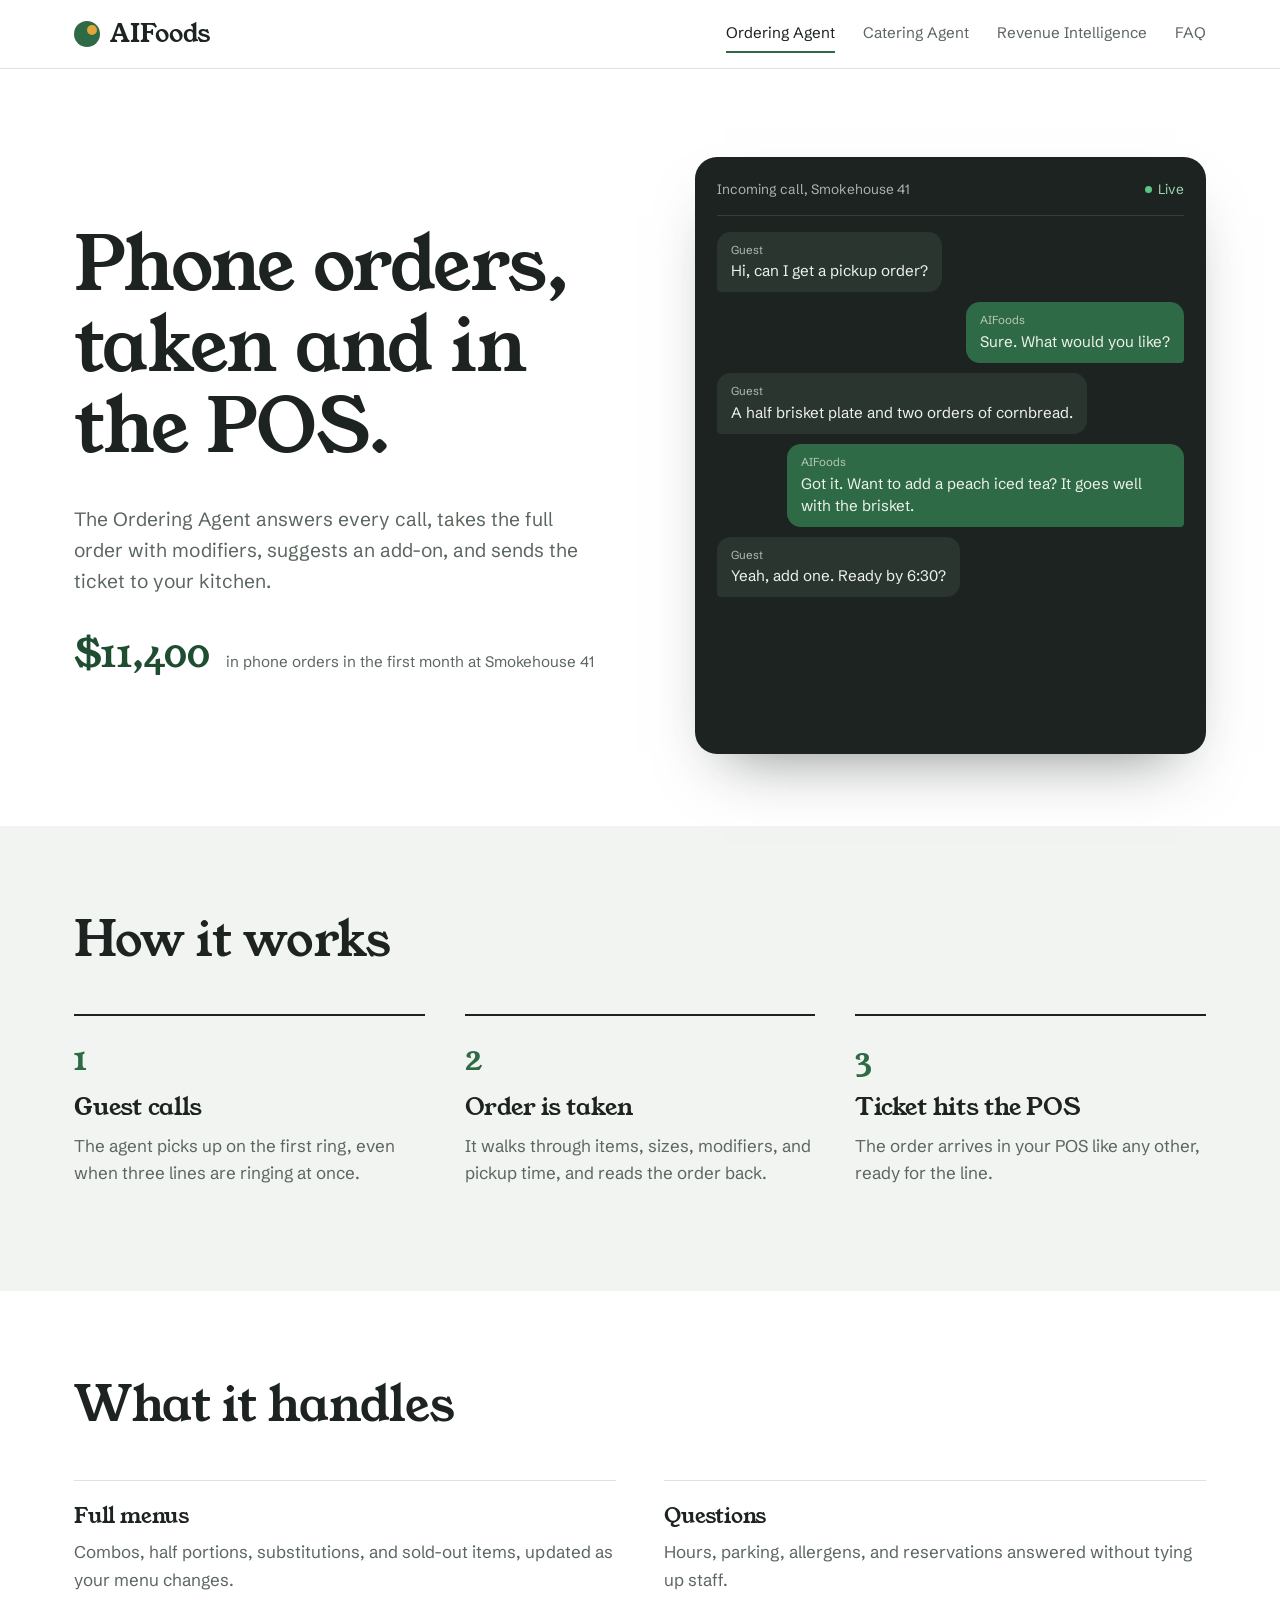
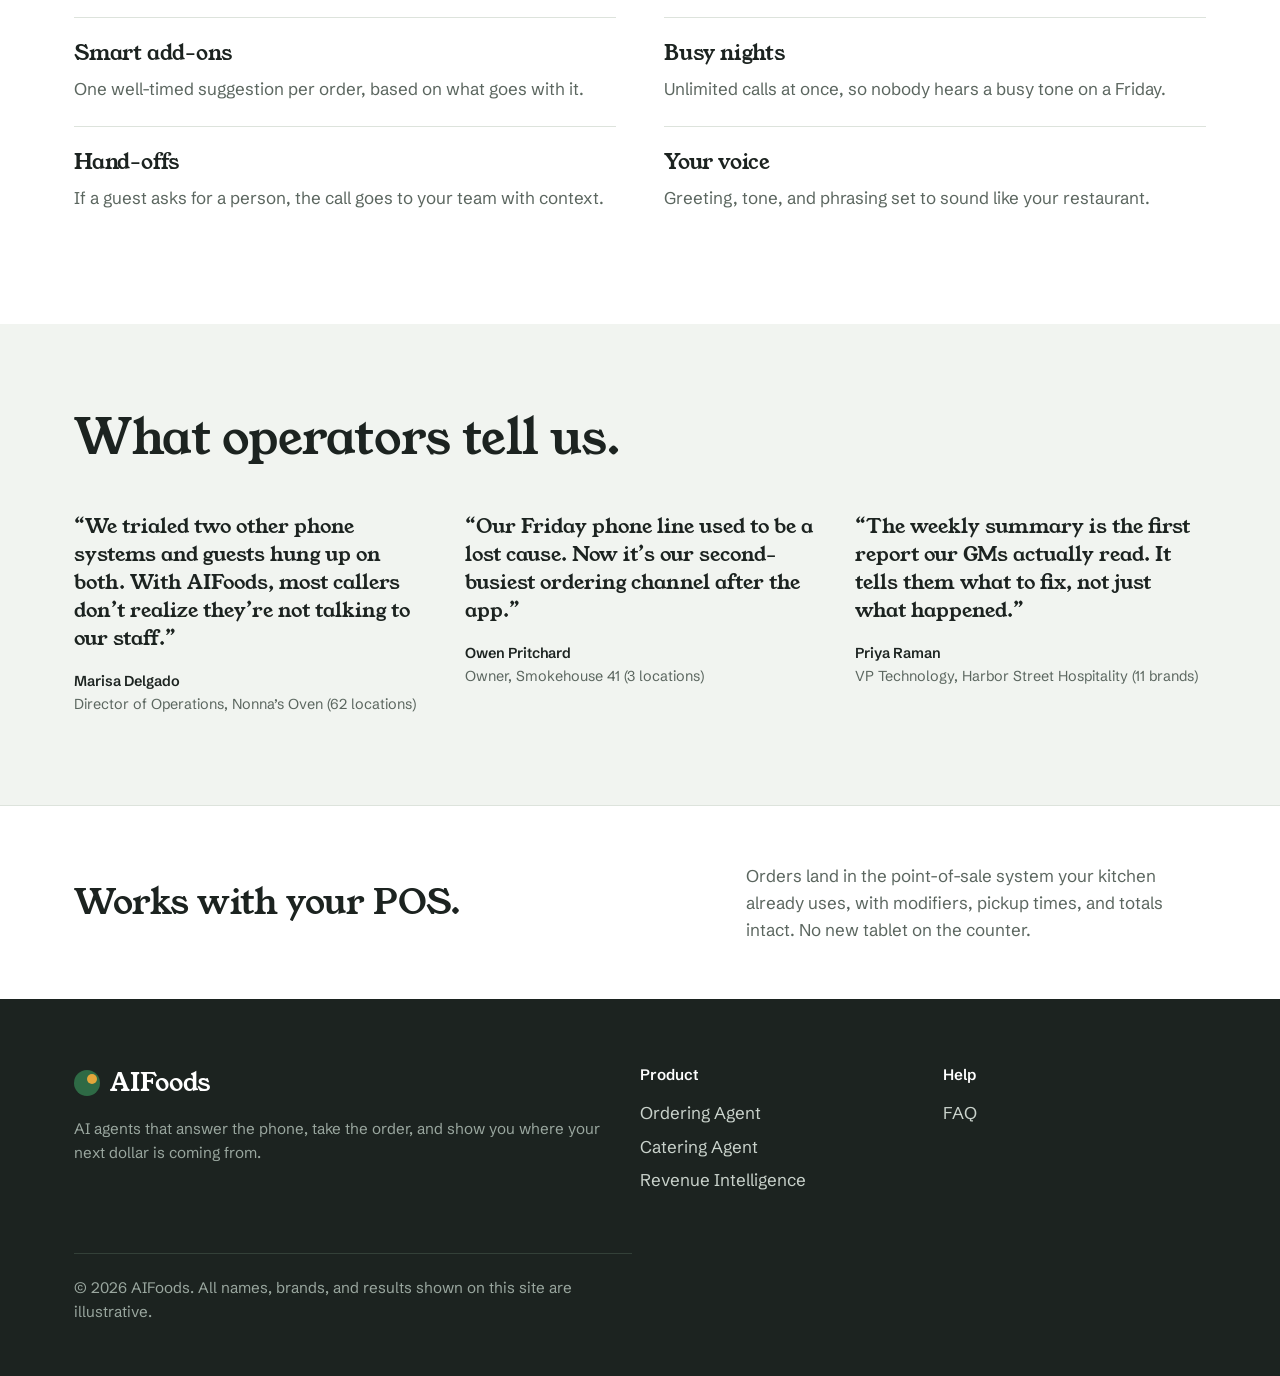
<file: ordering-agent.html>
<!doctype html>
<html lang="en">
<head>
<meta charset="utf-8">
<meta name="viewport" content="width=device-width, initial-scale=1">
<title>Ordering Agent | AIFoods</title>
<meta name="description" content="Take phone orders around the clock and send them straight to your POS.">
<link rel="icon" href="data:image/svg+xml,<svg xmlns=%22http://www.w3.org/2000/svg%22 viewBox=%220 0 32 32%22><circle cx=%2216%22 cy=%2216%22 r=%2215%22 fill=%22%232E6A45%22/><circle cx=%2222%22 cy=%2210%22 r=%225%22 fill=%22%23E3A63B%22/></svg>">
<link rel="preconnect" href="https://fonts.googleapis.com">
<link rel="preconnect" href="https://fonts.gstatic.com" crossorigin>
<link href="https://fonts.googleapis.com/css2?family=Schibsted+Grotesk:wght@400;500;600&family=Young+Serif&display=swap" rel="stylesheet">
<link rel="stylesheet" href="css/styles.css">
</head>
<body>
<header class="site-header">
  <div class="wrap">
    <a class="logo" href="index.html"><span class="logo-mark" aria-hidden="true"></span>AIFoods</a>
    <button class="nav-toggle" aria-expanded="false" aria-controls="nav">Menu</button>
    <nav class="nav" id="nav" aria-label="Main">
      <a href="ordering-agent.html" aria-current="page">Ordering Agent</a>
      <a href="catering-agent.html">Catering Agent</a>
      <a href="revenue-intelligence.html">Revenue Intelligence</a>
      <a href="faq.html">FAQ</a>
    </nav>
  </div>
</header>
<main>
<section class="hero">
  <div class="wrap">
    <div>
      <h1>Phone orders, taken and in the POS.</h1>
      <p class="lede">The Ordering Agent answers every call, takes the full order with modifiers, suggests an add-on, and sends the ticket to your kitchen.</p>
      <div class="proof" style="margin-top:28px"><b>$11,400</b><span>in phone orders in the first month at Smokehouse 41</span></div>
    </div>
    <div class="call" data-play aria-label="Example phone order handled by AIFoods">
  <div class="call-top"><span>Incoming call, Smokehouse 41</span><span class="live">Live</span></div>
  <ol class="transcript">
    <li class="guest"><span class="who">Guest</span>Hi, can I get a pickup order?</li>
    <li class="agent"><span class="who">AIFoods</span>Sure. What would you like?</li>
    <li class="guest"><span class="who">Guest</span>A half brisket plate and two orders of cornbread.</li>
    <li class="agent"><span class="who">AIFoods</span>Got it. Want to add a peach iced tea? It goes well with the brisket.</li>
    <li class="guest"><span class="who">Guest</span>Yeah, add one. Ready by 6:30?</li>
  </ol>
  <div class="receipt"><strong>Sent to POS for 6:30 PM pickup</strong>1 Half Brisket Plate, 2 Cornbread, 1 Peach Iced Tea<div class="total"><span>Total</span><span>$38.40</span></div></div>
</div>
  </div>
</section>
<section class="band">
  <div class="wrap">
    <div class="section-head"><h2>How it works</h2></div>
    <ol class="steps"><li><h3>Guest calls</h3><p>The agent picks up on the first ring, even when three lines are ringing at once.</p></li><li><h3>Order is taken</h3><p>It walks through items, sizes, modifiers, and pickup time, and reads the order back.</p></li><li><h3>Ticket hits the POS</h3><p>The order arrives in your POS like any other, ready for the line.</p></li></ol>
  </div>
</section>
<section>
  <div class="wrap">
    <div class="section-head"><h2>What it handles</h2></div>
    <div class="gains"><div><h3>Full menus</h3><p>Combos, half portions, substitutions, and sold-out items, updated as your menu changes.</p></div><div><h3>Questions</h3><p>Hours, parking, allergens, and reservations answered without tying up staff.</p></div><div><h3>Smart add-ons</h3><p>One well-timed suggestion per order, based on what goes with it.</p></div><div><h3>Busy nights</h3><p>Unlimited calls at once, so nobody hears a busy tone on a Friday.</p></div><div><h3>Hand-offs</h3><p>If a guest asks for a person, the call goes to your team with context.</p></div><div><h3>Your voice</h3><p>Greeting, tone, and phrasing set to sound like your restaurant.</p></div></div>
  </div>
</section>
<section class="band">
  <div class="wrap">
    <div class="section-head"><h2>What operators tell us.</h2></div>
    <div class="quotes">
      <blockquote><p>&ldquo;We trialed two other phone systems and guests hung up on both. With AIFoods, most callers don&rsquo;t realize they&rsquo;re not talking to our staff.&rdquo;</p><footer><b>Marisa Delgado</b>Director of Operations, Nonna&rsquo;s Oven (62 locations)</footer></blockquote>
      <blockquote><p>&ldquo;Our Friday phone line used to be a lost cause. Now it&rsquo;s our second-busiest ordering channel after the app.&rdquo;</p><footer><b>Owen Pritchard</b>Owner, Smokehouse 41 (3 locations)</footer></blockquote>
      <blockquote><p>&ldquo;The weekly summary is the first report our GMs actually read. It tells them what to fix, not just what happened.&rdquo;</p><footer><b>Priya Raman</b>VP Technology, Harbor Street Hospitality (11 brands)</footer></blockquote>
    </div>
  </div>
</section>
<section class="pos">
  <div class="wrap">
    <h2>Works with your POS.</h2>
    <p>Orders land in the point-of-sale system your kitchen already uses, with modifiers, pickup times, and totals intact. No new tablet on the counter.</p>
  </div>
</section>
</main>
<footer class="site-footer">
  <div class="wrap">
    <div>
      <a class="logo" href="index.html"><span class="logo-mark" aria-hidden="true"></span>AIFoods</a>
      <p>AI agents that answer the phone, take the order, and show you where your next dollar is coming from.</p>
    </div>
    <div>
      <h4>Product</h4>
      <ul>
        <li><a href="ordering-agent.html">Ordering Agent</a></li>
        <li><a href="catering-agent.html">Catering Agent</a></li>
        <li><a href="revenue-intelligence.html">Revenue Intelligence</a></li>
      </ul>
    </div>
    <div>
      <h4>Help</h4>
      <ul>
        <li><a href="faq.html">FAQ</a></li>
      </ul>
    </div>
    <p class="copy">&copy; 2026 AIFoods. All names, brands, and results shown on this site are illustrative.</p>
  </div>
</footer>
<script src="js/main.js"></script>
</body>
</html>
</file>
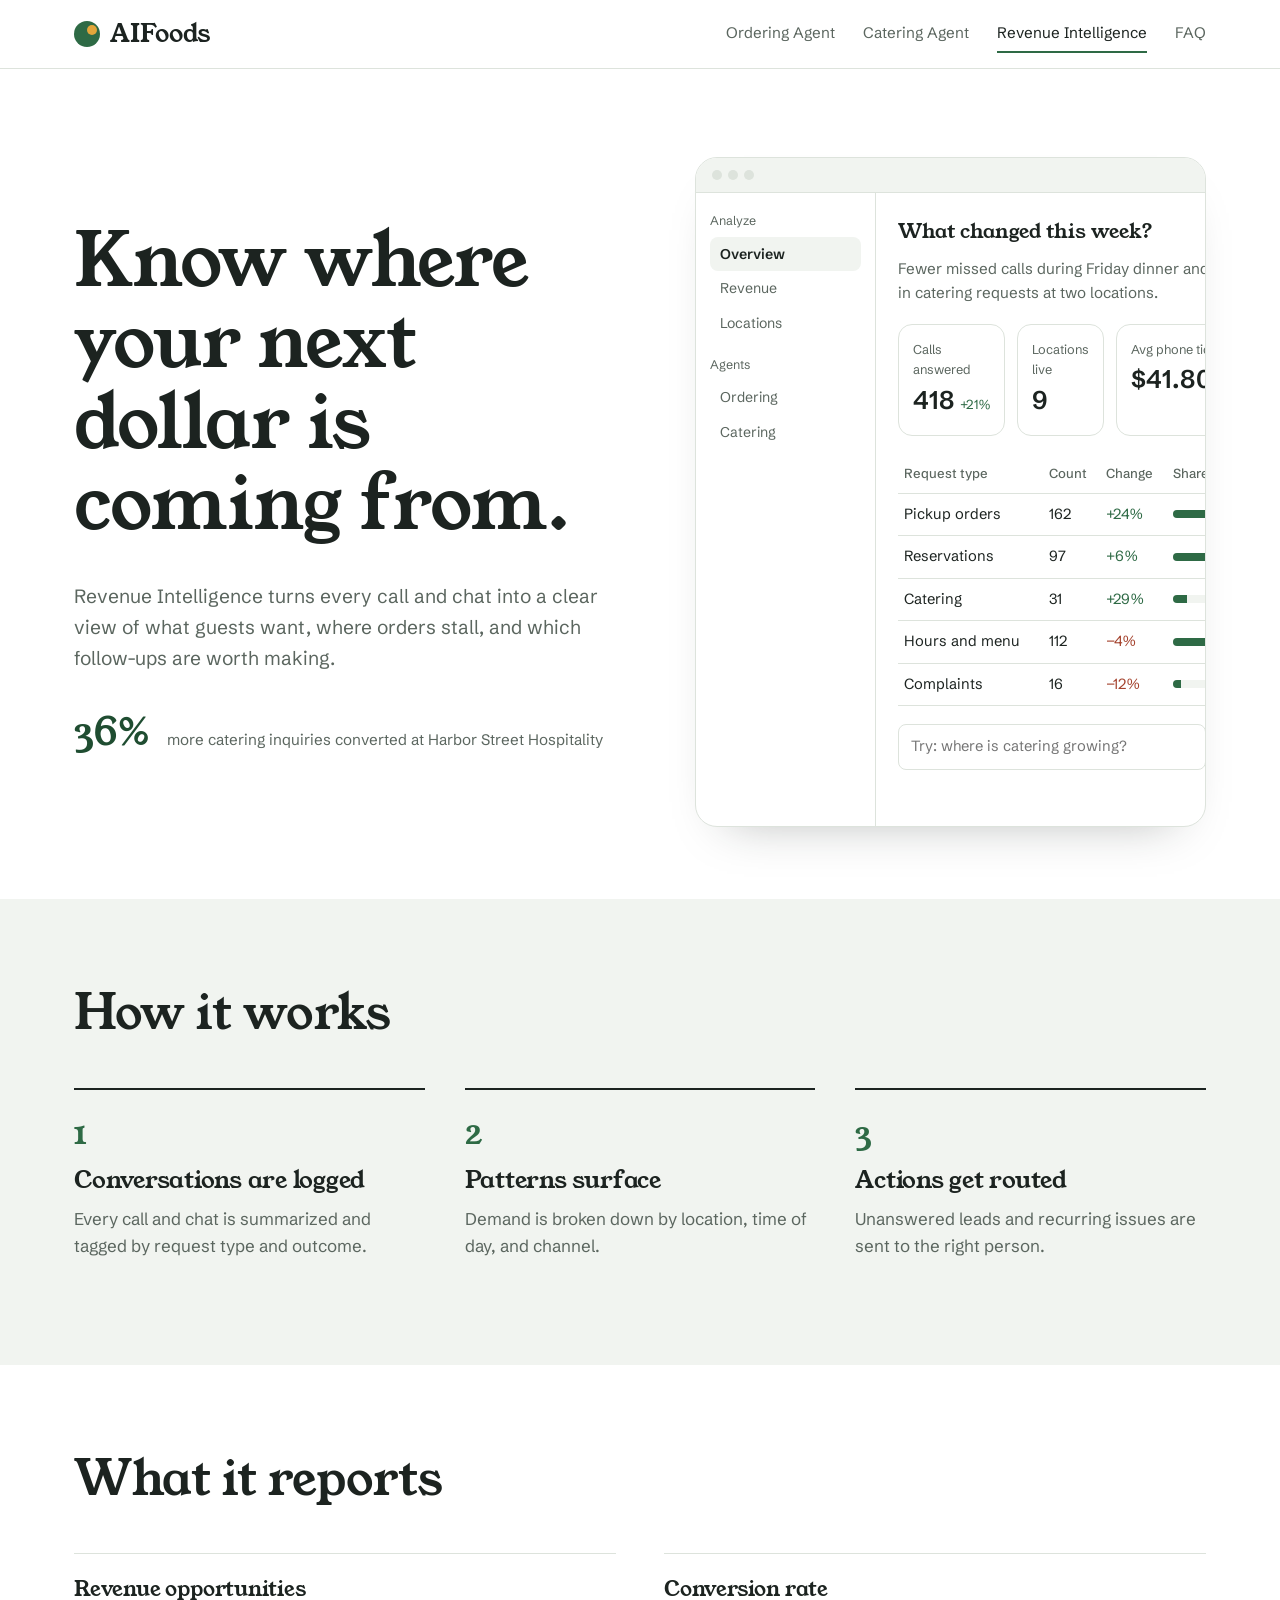
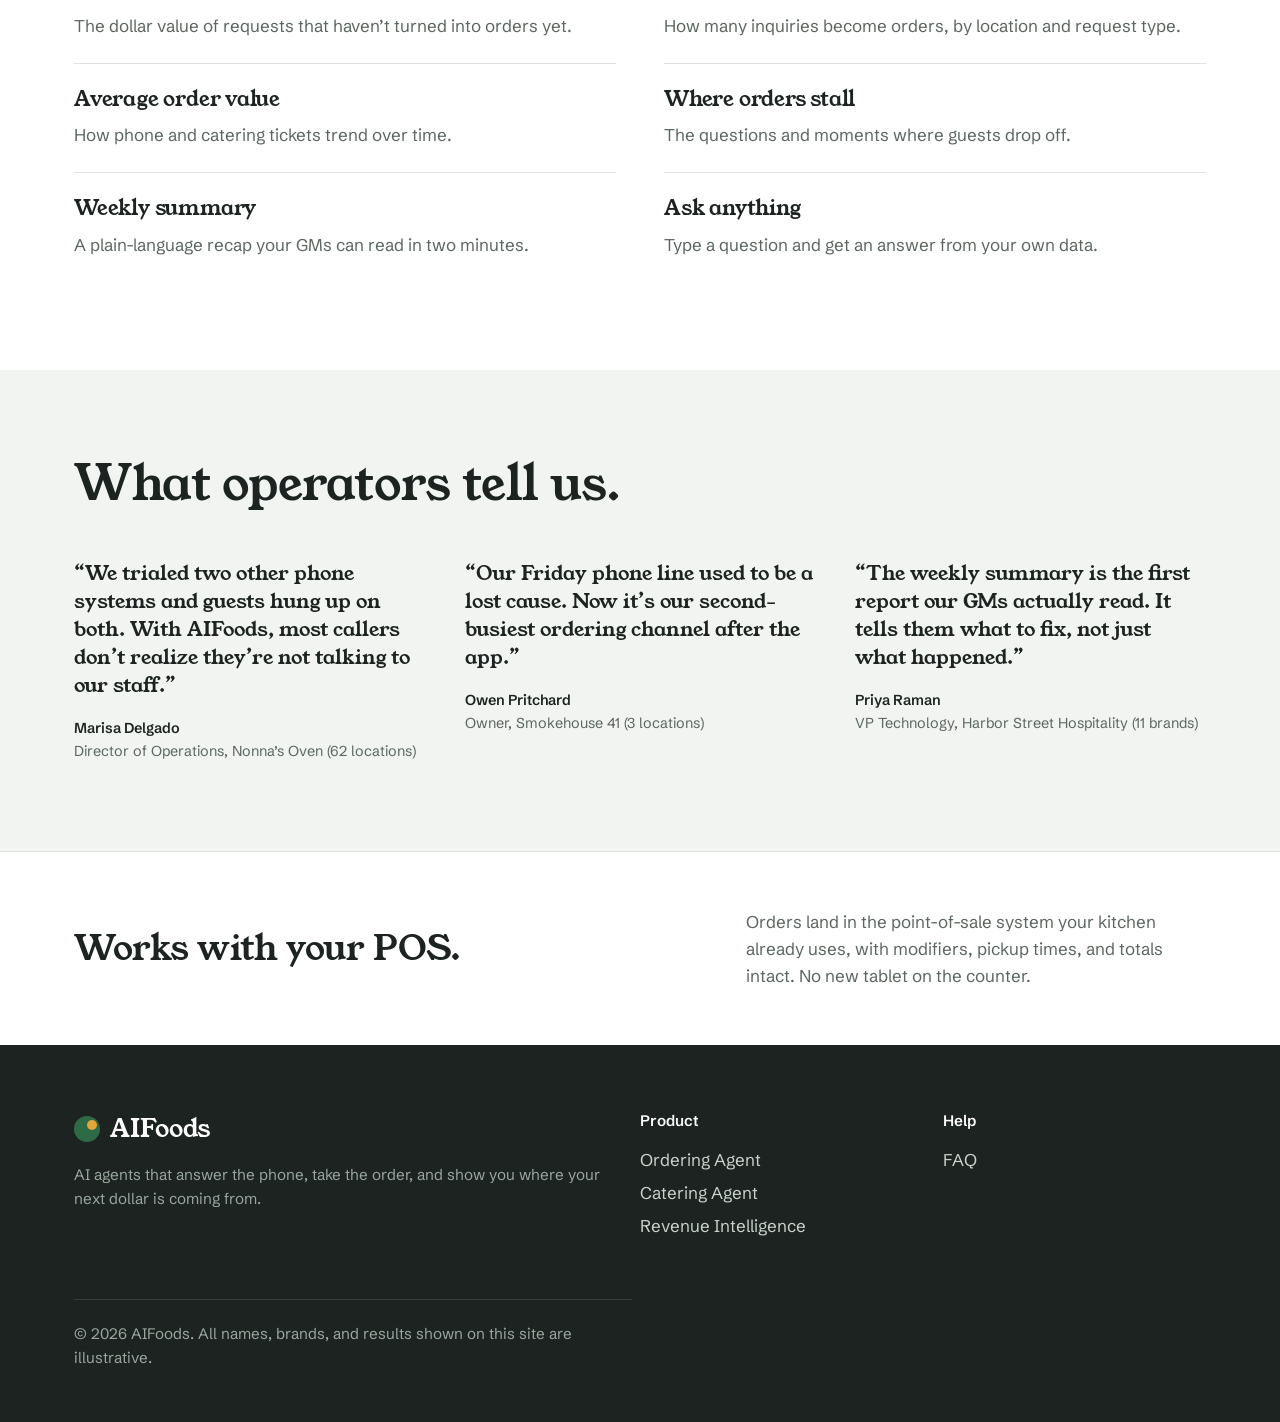
<file: revenue-intelligence.html>
<!doctype html>
<html lang="en">
<head>
<meta charset="utf-8">
<meta name="viewport" content="width=device-width, initial-scale=1">
<title>Revenue Intelligence | AIFoods</title>
<meta name="description" content="See demand by location, daypart, and channel, and find where orders are being lost.">
<link rel="icon" href="data:image/svg+xml,<svg xmlns=%22http://www.w3.org/2000/svg%22 viewBox=%220 0 32 32%22><circle cx=%2216%22 cy=%2216%22 r=%2215%22 fill=%22%232E6A45%22/><circle cx=%2222%22 cy=%2210%22 r=%225%22 fill=%22%23E3A63B%22/></svg>">
<link rel="preconnect" href="https://fonts.googleapis.com">
<link rel="preconnect" href="https://fonts.gstatic.com" crossorigin>
<link href="https://fonts.googleapis.com/css2?family=Schibsted+Grotesk:wght@400;500;600&family=Young+Serif&display=swap" rel="stylesheet">
<link rel="stylesheet" href="css/styles.css">
</head>
<body>
<header class="site-header">
  <div class="wrap">
    <a class="logo" href="index.html"><span class="logo-mark" aria-hidden="true"></span>AIFoods</a>
    <button class="nav-toggle" aria-expanded="false" aria-controls="nav">Menu</button>
    <nav class="nav" id="nav" aria-label="Main">
      <a href="ordering-agent.html">Ordering Agent</a>
      <a href="catering-agent.html">Catering Agent</a>
      <a href="revenue-intelligence.html" aria-current="page">Revenue Intelligence</a>
      <a href="faq.html">FAQ</a>
    </nav>
  </div>
</header>
<main>
<section class="hero">
  <div class="wrap">
    <div>
      <h1>Know where your next dollar is coming from.</h1>
      <p class="lede">Revenue Intelligence turns every call and chat into a clear view of what guests want, where orders stall, and which follow-ups are worth making.</p>
      <div class="proof" style="margin-top:28px"><b>36%</b><span>more catering inquiries converted at Harbor Street Hospitality</span></div>
    </div>
    <div class="dash" aria-label="Example Revenue Intelligence dashboard">
  <div class="dash-bar"><i></i><i></i><i></i></div>
  <div class="dash-body">
    <div class="dash-side">
      <p>Analyze</p>
      <a class="on" href="revenue-intelligence.html">Overview</a>
      <a href="revenue-intelligence.html">Revenue</a>
      <a href="revenue-intelligence.html">Locations</a>
      <p style="margin-top:14px">Agents</p>
      <a href="ordering-agent.html">Ordering</a>
      <a href="catering-agent.html">Catering</a>
    </div>
    <div class="dash-main">
      <div class="ask">What changed this week?</div>
      <p style="color:var(--muted);font-size:.95rem;margin:0">Fewer missed calls during Friday dinner and a jump in catering requests at two locations.</p>
      <div class="kpis">
        <div class="kpi"><small>Calls answered</small><b>418</b><em>+21%</em></div>
        <div class="kpi"><small>Locations live</small><b>9</b></div>
        <div class="kpi"><small>Avg phone ticket</small><b>$41.80</b><em>+$4.10</em></div>
      </div>
      <table>
        <thead><tr><th>Request type</th><th>Count</th><th>Change</th><th>Share</th></tr></thead>
        <tbody>
          <tr><td>Pickup orders</td><td>162</td><td class="up">+24%</td><td><div class="bar"><span style="width:78%"></span></div></td></tr>
          <tr><td>Reservations</td><td>97</td><td class="up">+6%</td><td><div class="bar"><span style="width:47%"></span></div></td></tr>
          <tr><td>Catering</td><td>31</td><td class="up">+29%</td><td><div class="bar"><span style="width:15%"></span></div></td></tr>
          <tr><td>Hours and menu</td><td>112</td><td class="down">&minus;4%</td><td><div class="bar"><span style="width:54%"></span></div></td></tr>
          <tr><td>Complaints</td><td>16</td><td class="down">&minus;12%</td><td><div class="bar"><span style="width:8%"></span></div></td></tr>
        </tbody>
      </table>
      <form class="ask-input" data-ask>
        <label for="q-ri" class="sr" style="position:absolute;left:-9999px">Ask a question</label>
        <input id="q-ri" type="text" placeholder="Try: where is catering growing?">
        <button type="submit">Ask</button>
      </form>
      <div class="ask-answer" aria-live="polite"></div>
    </div>
  </div>
</div>
  </div>
</section>
<section class="band">
  <div class="wrap">
    <div class="section-head"><h2>How it works</h2></div>
    <ol class="steps"><li><h3>Conversations are logged</h3><p>Every call and chat is summarized and tagged by request type and outcome.</p></li><li><h3>Patterns surface</h3><p>Demand is broken down by location, time of day, and channel.</p></li><li><h3>Actions get routed</h3><p>Unanswered leads and recurring issues are sent to the right person.</p></li></ol>
  </div>
</section>
<section>
  <div class="wrap">
    <div class="section-head"><h2>What it reports</h2></div>
    <div class="gains"><div><h3>Revenue opportunities</h3><p>The dollar value of requests that haven&rsquo;t turned into orders yet.</p></div><div><h3>Conversion rate</h3><p>How many inquiries become orders, by location and request type.</p></div><div><h3>Average order value</h3><p>How phone and catering tickets trend over time.</p></div><div><h3>Where orders stall</h3><p>The questions and moments where guests drop off.</p></div><div><h3>Weekly summary</h3><p>A plain-language recap your GMs can read in two minutes.</p></div><div><h3>Ask anything</h3><p>Type a question and get an answer from your own data.</p></div></div>
  </div>
</section>
<section class="band">
  <div class="wrap">
    <div class="section-head"><h2>What operators tell us.</h2></div>
    <div class="quotes">
      <blockquote><p>&ldquo;We trialed two other phone systems and guests hung up on both. With AIFoods, most callers don&rsquo;t realize they&rsquo;re not talking to our staff.&rdquo;</p><footer><b>Marisa Delgado</b>Director of Operations, Nonna&rsquo;s Oven (62 locations)</footer></blockquote>
      <blockquote><p>&ldquo;Our Friday phone line used to be a lost cause. Now it&rsquo;s our second-busiest ordering channel after the app.&rdquo;</p><footer><b>Owen Pritchard</b>Owner, Smokehouse 41 (3 locations)</footer></blockquote>
      <blockquote><p>&ldquo;The weekly summary is the first report our GMs actually read. It tells them what to fix, not just what happened.&rdquo;</p><footer><b>Priya Raman</b>VP Technology, Harbor Street Hospitality (11 brands)</footer></blockquote>
    </div>
  </div>
</section>
<section class="pos">
  <div class="wrap">
    <h2>Works with your POS.</h2>
    <p>Orders land in the point-of-sale system your kitchen already uses, with modifiers, pickup times, and totals intact. No new tablet on the counter.</p>
  </div>
</section>
</main>
<footer class="site-footer">
  <div class="wrap">
    <div>
      <a class="logo" href="index.html"><span class="logo-mark" aria-hidden="true"></span>AIFoods</a>
      <p>AI agents that answer the phone, take the order, and show you where your next dollar is coming from.</p>
    </div>
    <div>
      <h4>Product</h4>
      <ul>
        <li><a href="ordering-agent.html">Ordering Agent</a></li>
        <li><a href="catering-agent.html">Catering Agent</a></li>
        <li><a href="revenue-intelligence.html">Revenue Intelligence</a></li>
      </ul>
    </div>
    <div>
      <h4>Help</h4>
      <ul>
        <li><a href="faq.html">FAQ</a></li>
      </ul>
    </div>
    <p class="copy">&copy; 2026 AIFoods. All names, brands, and results shown on this site are illustrative.</p>
  </div>
</footer>
<script src="js/main.js"></script>
</body>
</html>
</file>
<file: css/styles.css>
:root{
  --ink:#1C2320;--paper:#FFFFFF;--mist:#F1F4F0;--line:#DDE3DC;
  --basil:#2E6A45;--basil-deep:#1F4D31;--saffron:#E3A63B;--muted:#5B665F;
  --display:"Young Serif",Georgia,"Times New Roman",serif;
  --body:"Schibsted Grotesk",system-ui,-apple-system,"Segoe UI",sans-serif;
  --wrap:1180px;--r-lg:22px;--r-md:14px;--r-sm:8px;
}
*,*::before,*::after{box-sizing:border-box}
html{scroll-behavior:smooth}
body{margin:0;background:var(--paper);color:var(--ink);font-family:var(--body);font-size:17px;line-height:1.6;-webkit-font-smoothing:antialiased}
img{max-width:100%;display:block}
a{color:inherit}
:focus-visible{outline:3px solid var(--saffron);outline-offset:3px;border-radius:4px}
.wrap{max-width:var(--wrap);margin:0 auto;padding:0 24px}
h1,h2,h3{font-family:var(--display);font-weight:400;line-height:1.1;margin:0 0 .5em;letter-spacing:-.01em}
h1{font-size:clamp(2.6rem,6vw,4.6rem)}
h2{font-size:clamp(2rem,4vw,3rem)}
h3{font-size:1.5rem}
p{margin:0 0 1em;max-width:62ch}
.lede{font-size:1.2rem;color:var(--muted)}

/* header */
.site-header{position:sticky;top:0;z-index:20;background:rgba(255,255,255,.92);backdrop-filter:blur(8px);border-bottom:1px solid var(--line)}
.site-header .wrap{display:flex;align-items:center;justify-content:space-between;height:68px}
.logo{font-family:var(--display);font-size:1.55rem;text-decoration:none;display:flex;align-items:center;gap:10px}
.logo-mark{width:26px;height:26px;border-radius:50%;background:var(--basil);position:relative}
.logo-mark::after{content:"";position:absolute;width:10px;height:10px;border-radius:50%;background:var(--saffron);top:4px;right:3px}
.nav{display:flex;gap:28px}
.nav a{text-decoration:none;font-size:.95rem;color:var(--muted);padding:6px 0;border-bottom:2px solid transparent}
.nav a:hover,.nav a[aria-current="page"]{color:var(--ink);border-bottom-color:var(--basil)}
.nav-toggle{display:none;background:none;border:1px solid var(--line);border-radius:var(--r-sm);padding:8px 12px;font:inherit;cursor:pointer}

/* hero */
.hero{padding:88px 0 72px}
.hero .wrap{display:grid;grid-template-columns:1.05fr .95fr;gap:56px;align-items:center}
.hero h1{max-width:12ch}
.hero .lede{max-width:44ch}
.hero-note{font-size:.95rem;color:var(--muted);margin-top:28px;display:flex;gap:10px;align-items:center}
.hero-note::before{content:"";width:8px;height:8px;border-radius:50%;background:var(--basil)}

/* phone call card — the signature element */
.call{background:var(--ink);color:#EEF2EC;border-radius:var(--r-lg);padding:22px;box-shadow:0 30px 60px -30px rgba(28,35,32,.55)}
.call-top{display:flex;justify-content:space-between;align-items:center;font-size:.85rem;color:#A9B5AD;padding-bottom:14px;border-bottom:1px solid #334038}
.live{display:inline-flex;align-items:center;gap:6px;color:#9FD7B0}
.live::before{content:"";width:7px;height:7px;border-radius:50%;background:#5CC586;animation:pulse 1.6s infinite}
@keyframes pulse{50%{opacity:.3}}
.transcript{list-style:none;margin:16px 0 0;padding:0;display:flex;flex-direction:column;gap:10px;min-height:250px}
.transcript li{max-width:85%;padding:10px 14px;border-radius:14px;font-size:.95rem;line-height:1.45}
.transcript .guest{background:#2B352F;align-self:flex-start;border-bottom-left-radius:4px}
.transcript .agent{background:var(--basil);align-self:flex-end;border-bottom-right-radius:4px}
.transcript .who{display:block;font-size:.72rem;opacity:.7;margin-bottom:2px}
.js .transcript[data-play] li{opacity:0;transform:translateY(6px);transition:opacity .35s,transform .35s}
.js .transcript[data-play] li.shown{opacity:1;transform:none}
.receipt{margin-top:16px;background:#F7F4EC;color:var(--ink);border-radius:var(--r-md);padding:14px 16px;font-size:.9rem}
.receipt strong{display:block;margin-bottom:4px}
.receipt .total{display:flex;justify-content:space-between;border-top:1px dashed #C9C3B3;margin-top:8px;padding-top:8px;font-weight:600}
.js .call[data-play] .receipt{opacity:0;transition:opacity .4s}
.js .call[data-play] .receipt.shown{opacity:1}

/* sections */
section{padding:88px 0}
.band{background:var(--mist)}
.section-head{max-width:720px;margin-bottom:48px}
.split{display:grid;grid-template-columns:1fr 1fr;gap:64px;align-items:center}
.split.flip > :first-child{order:2}
.checks{list-style:none;padding:0;margin:0 0 28px}
.checks li{padding:10px 0 10px 32px;border-top:1px solid var(--line);position:relative}
.checks li:last-child{border-bottom:1px solid var(--line)}
.checks li::before{content:"";position:absolute;left:4px;top:18px;width:12px;height:7px;border-left:2px solid var(--basil);border-bottom:2px solid var(--basil);transform:rotate(-45deg)}
.proof{display:flex;gap:16px;align-items:baseline}
.proof b{font-family:var(--display);font-weight:400;font-size:2.4rem;color:var(--basil-deep)}
.proof span{color:var(--muted);font-size:.95rem}
.more{display:inline-block;margin-top:20px;font-weight:600;color:var(--basil-deep);text-decoration:none;border-bottom:2px solid var(--saffron)}
.more:hover{color:var(--ink)}

/* problem list */
.gains{display:grid;grid-template-columns:repeat(2,1fr);gap:0 48px}
.gains div{padding:24px 0;border-top:1px solid var(--line)}
.gains h3{font-size:1.3rem}
.gains p{color:var(--muted);margin:0}

/* tonight ledger */
.ledger{background:var(--paper);border:1px solid var(--line);border-radius:var(--r-lg);padding:22px}
.ledger-head{display:flex;justify-content:space-between;font-size:.85rem;color:var(--muted);margin-bottom:10px}
.ledger-row{display:grid;grid-template-columns:1fr auto;gap:4px 12px;padding:12px 0;border-top:1px solid var(--line)}
.ledger-row small{color:var(--muted);grid-column:1}
.ledger-row .amt{grid-row:1/3;grid-column:2;text-align:right;font-weight:600}
.ledger-row .amt em{display:block;font-style:normal;font-weight:400;font-size:.8rem;color:var(--basil)}
.ledger-foot{display:flex;justify-content:space-between;padding-top:14px;border-top:2px solid var(--ink);font-weight:600}

/* dashboard mock */
.dash{background:var(--paper);border:1px solid var(--line);border-radius:var(--r-lg);overflow:hidden;box-shadow:0 24px 48px -32px rgba(28,35,32,.35)}
.dash-bar{display:flex;gap:6px;padding:12px 16px;border-bottom:1px solid var(--line);background:var(--mist)}
.dash-bar i{width:10px;height:10px;border-radius:50%;background:var(--line)}
.dash-body{display:grid;grid-template-columns:180px 1fr}
.dash-side{border-right:1px solid var(--line);padding:18px 14px;font-size:.88rem}
.dash-side p{margin:0 0 6px;color:var(--muted);font-size:.78rem}
.dash-side a{display:block;padding:6px 10px;border-radius:var(--r-sm);text-decoration:none;color:var(--muted)}
.dash-side a.on{background:var(--mist);color:var(--ink);font-weight:600}
.dash-main{padding:22px}
.ask{font-family:var(--display);font-size:1.25rem;margin-bottom:10px}
.kpis{display:grid;grid-template-columns:repeat(3,1fr);gap:12px;margin:18px 0}
.kpi{border:1px solid var(--line);border-radius:var(--r-md);padding:14px}
.kpi small{color:var(--muted);display:block;font-size:.8rem}
.kpi b{font-size:1.6rem;font-weight:600}
.kpi em{font-style:normal;color:var(--basil);font-size:.82rem;margin-left:6px}
table{width:100%;border-collapse:collapse;font-size:.92rem}
th,td{text-align:left;padding:9px 6px;border-bottom:1px solid var(--line)}
th{color:var(--muted);font-weight:500;font-size:.82rem}
td.up{color:var(--basil)} td.down{color:#A5442F}
.bar{height:8px;background:var(--mist);border-radius:4px;overflow:hidden;min-width:80px}
.bar span{display:block;height:100%;background:var(--basil)}
.ask-input{display:flex;gap:8px;margin-top:18px}
.ask-input input{flex:1;border:1px solid var(--line);border-radius:var(--r-sm);padding:10px 12px;font:inherit;font-size:.92rem}
.ask-input button{border:0;background:var(--ink);color:#fff;border-radius:var(--r-sm);padding:0 16px;font:inherit;font-size:.92rem;cursor:pointer}
.ask-answer{margin-top:12px;font-size:.92rem;color:var(--muted);min-height:1.5em}

/* brief card (catering) */
.brief{background:var(--paper);border:1px solid var(--line);border-radius:var(--r-lg);padding:22px}
.brief dl{display:grid;grid-template-columns:auto 1fr;gap:8px 20px;margin:14px 0}
.brief dt{color:var(--muted)} .brief dd{margin:0;font-weight:600}
.status{display:inline-block;background:#FBEFD6;color:#7A5314;border-radius:999px;padding:4px 12px;font-size:.82rem}

/* quotes */
.quotes{display:grid;grid-template-columns:repeat(3,1fr);gap:40px}
blockquote{margin:0}
blockquote p{font-family:var(--display);font-size:1.25rem;line-height:1.4;margin-bottom:18px}
blockquote footer{font-size:.9rem;color:var(--muted)}
blockquote footer b{display:block;color:var(--ink);font-weight:600}

/* pos line */
.pos{padding:56px 0;border-top:1px solid var(--line)}
.pos .wrap{display:flex;justify-content:space-between;align-items:center;gap:32px;flex-wrap:wrap}
.pos h2{font-size:clamp(1.6rem,3vw,2.2rem);margin:0}
.pos p{margin:0;color:var(--muted);max-width:46ch}

/* steps (real sequences only) */
.steps{list-style:none;padding:0;margin:0;display:grid;grid-template-columns:repeat(3,1fr);gap:40px;counter-reset:s}
.steps li{counter-increment:s;border-top:2px solid var(--ink);padding-top:18px}
.steps li::before{content:counter(s);font-family:var(--display);font-size:2rem;color:var(--basil);display:block;margin-bottom:8px}
.steps p{color:var(--muted)}

/* page hero for modules */
.page-hero{padding:80px 0 48px}
.page-hero h1{font-size:clamp(2.4rem,5vw,4rem);max-width:16ch}

/* faq */
.faq{max-width:820px}
.faq h2{font-size:1.6rem;margin:56px 0 12px}
.faq h2:first-child{margin-top:0}
details{border-top:1px solid var(--line)}
details:last-of-type{border-bottom:1px solid var(--line)}
summary{cursor:pointer;list-style:none;padding:20px 40px 20px 0;font-weight:600;font-size:1.08rem;position:relative}
summary::-webkit-details-marker{display:none}
summary::after{content:"+";position:absolute;right:6px;top:14px;font-size:1.6rem;font-weight:400;color:var(--basil);transition:transform .2s}
details[open] summary::after{transform:rotate(45deg)}
details p{color:var(--muted);padding-bottom:18px}

/* footer */
.site-footer{background:var(--ink);color:#C9D2CB;padding:64px 0 36px;margin-top:0}
.site-footer .wrap{display:grid;grid-template-columns:2fr 1fr 1fr;gap:40px}
.site-footer .logo{color:#fff}
.site-footer p{color:#9AA79F;font-size:.95rem;margin-top:14px}
.site-footer h4{color:#fff;font-weight:600;font-size:.95rem;margin:0 0 12px}
.site-footer ul{list-style:none;padding:0;margin:0}
.site-footer li{margin:6px 0}
.site-footer a{text-decoration:none;color:#C9D2CB}
.site-footer a:hover{color:#fff}
.copy{grid-column:1/-1;border-top:1px solid #334038;padding-top:22px;font-size:.85rem;color:#8A968E}

/* responsive */
@media (max-width:960px){
  .hero .wrap,.split{grid-template-columns:1fr;gap:40px}
  .split.flip > :first-child{order:0}
  .quotes,.steps{grid-template-columns:1fr}
  .gains{grid-template-columns:1fr}
  .dash-body{grid-template-columns:1fr}
  .dash-side{display:none}
  .site-footer .wrap{grid-template-columns:1fr 1fr}
  .site-footer .wrap > :first-child{grid-column:1/-1}
}
@media (max-width:760px){
  .nav-toggle{display:block}
  .nav{display:none;position:absolute;top:68px;left:0;right:0;background:#fff;flex-direction:column;gap:0;padding:8px 24px 16px;border-bottom:1px solid var(--line)}
  .nav.open{display:flex}
  .nav a{padding:12px 0;border-bottom:1px solid var(--line)}
  .kpis{grid-template-columns:1fr}
  section{padding:64px 0}
  .hero{padding:56px 0}
}
@media (prefers-reduced-motion:reduce){
  *{animation:none!important;transition:none!important;scroll-behavior:auto!important}
}
</file>
